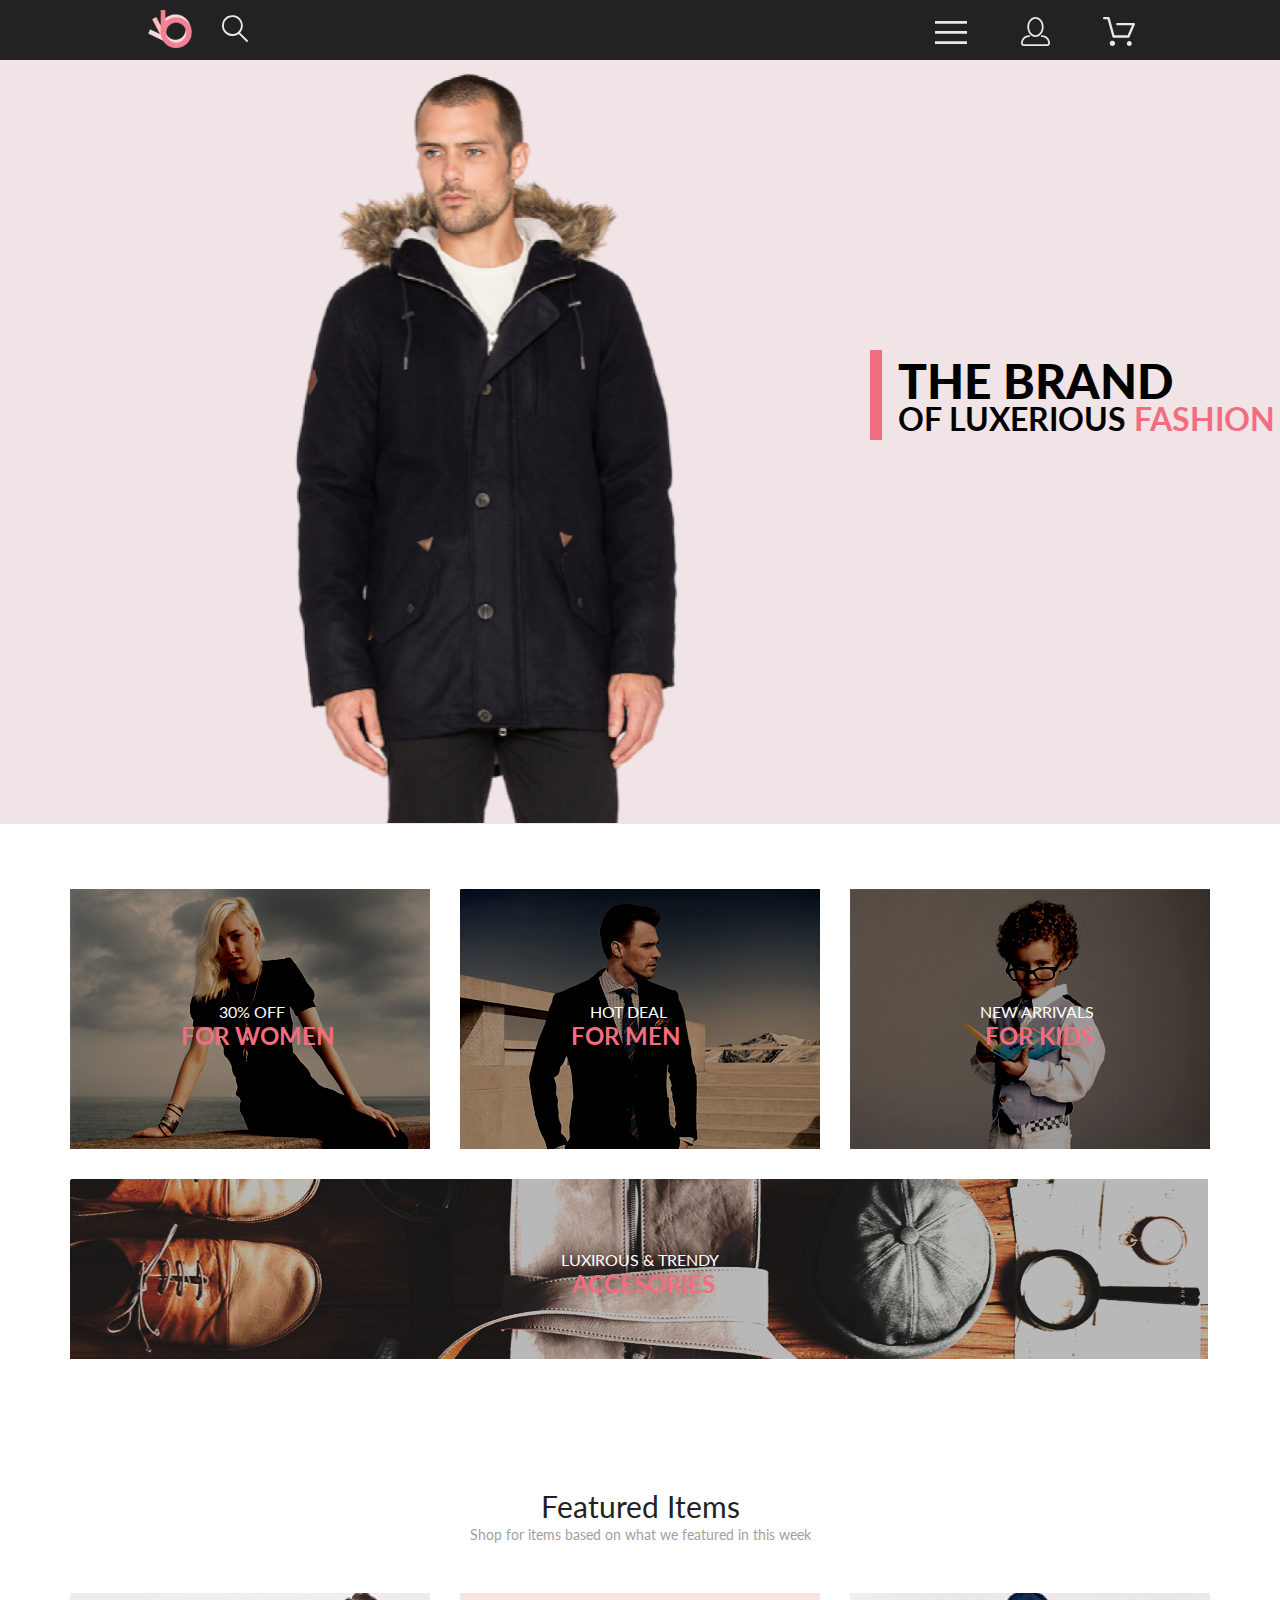
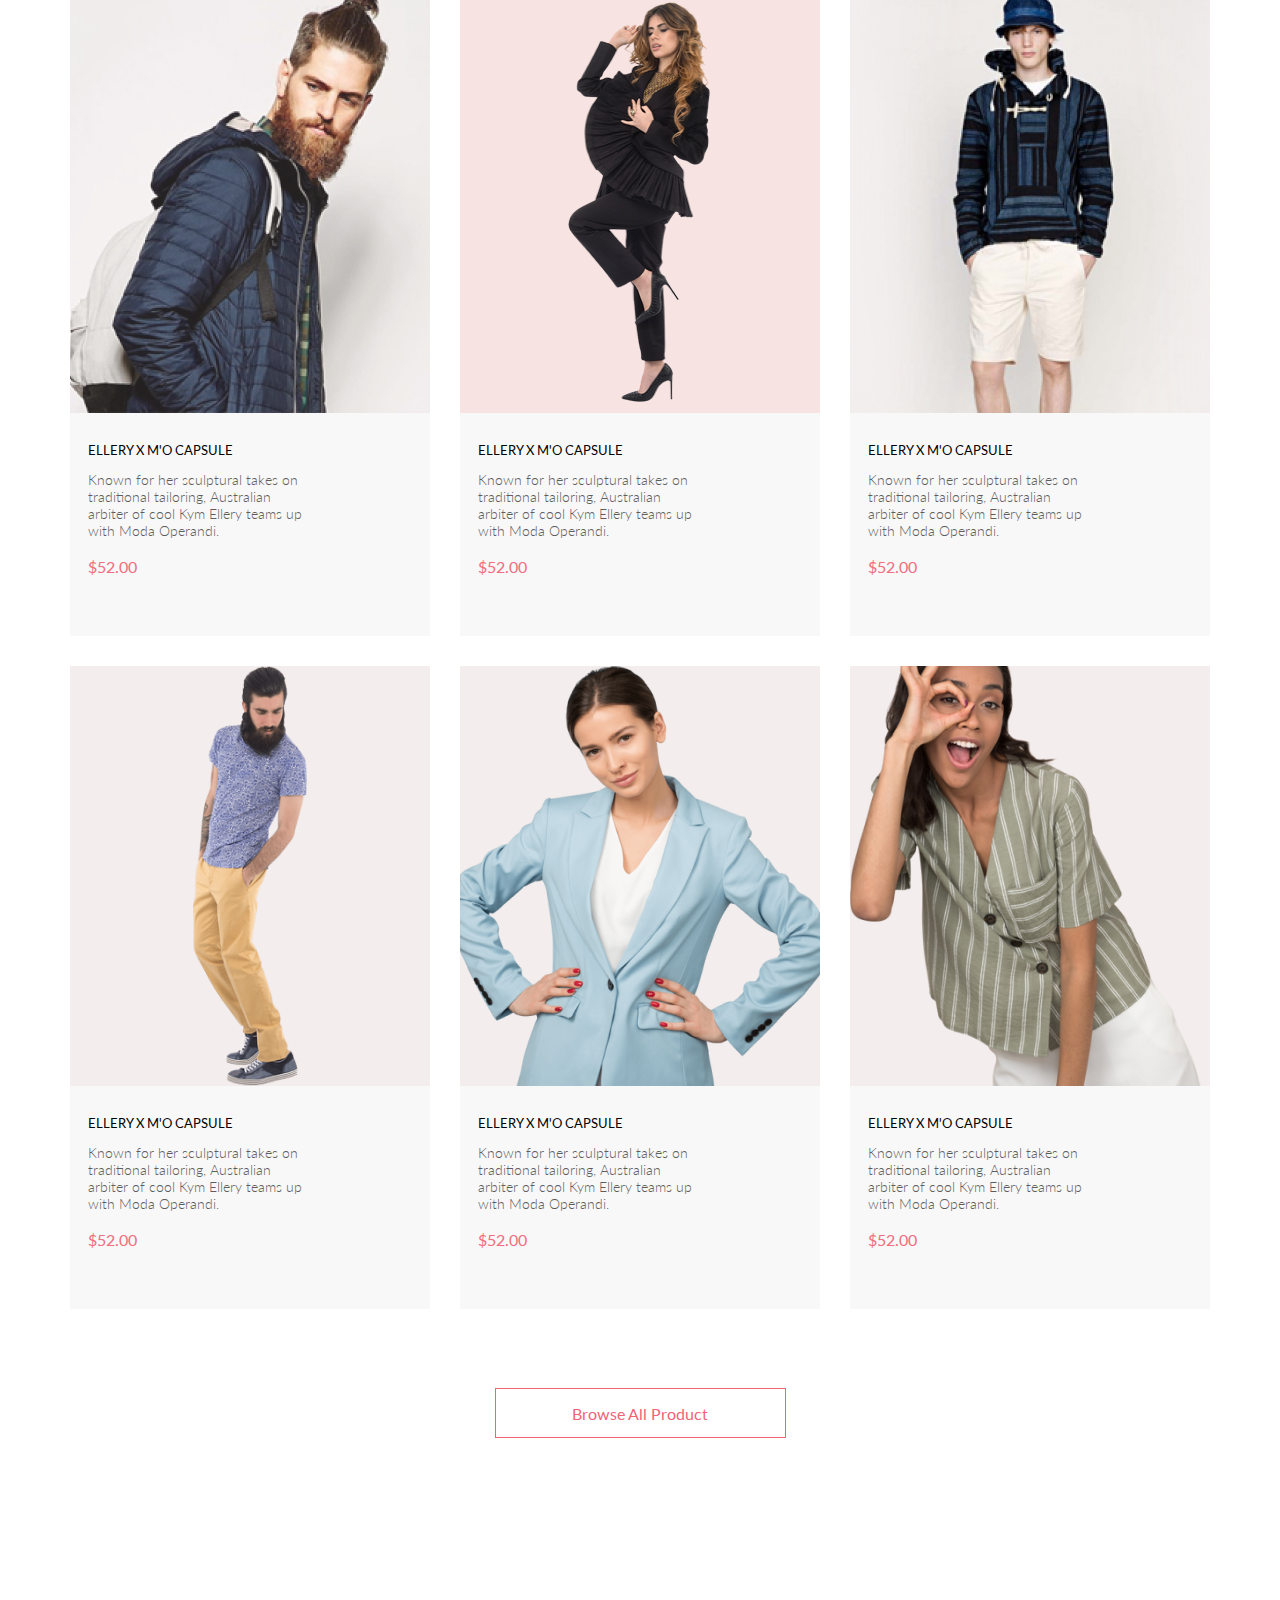
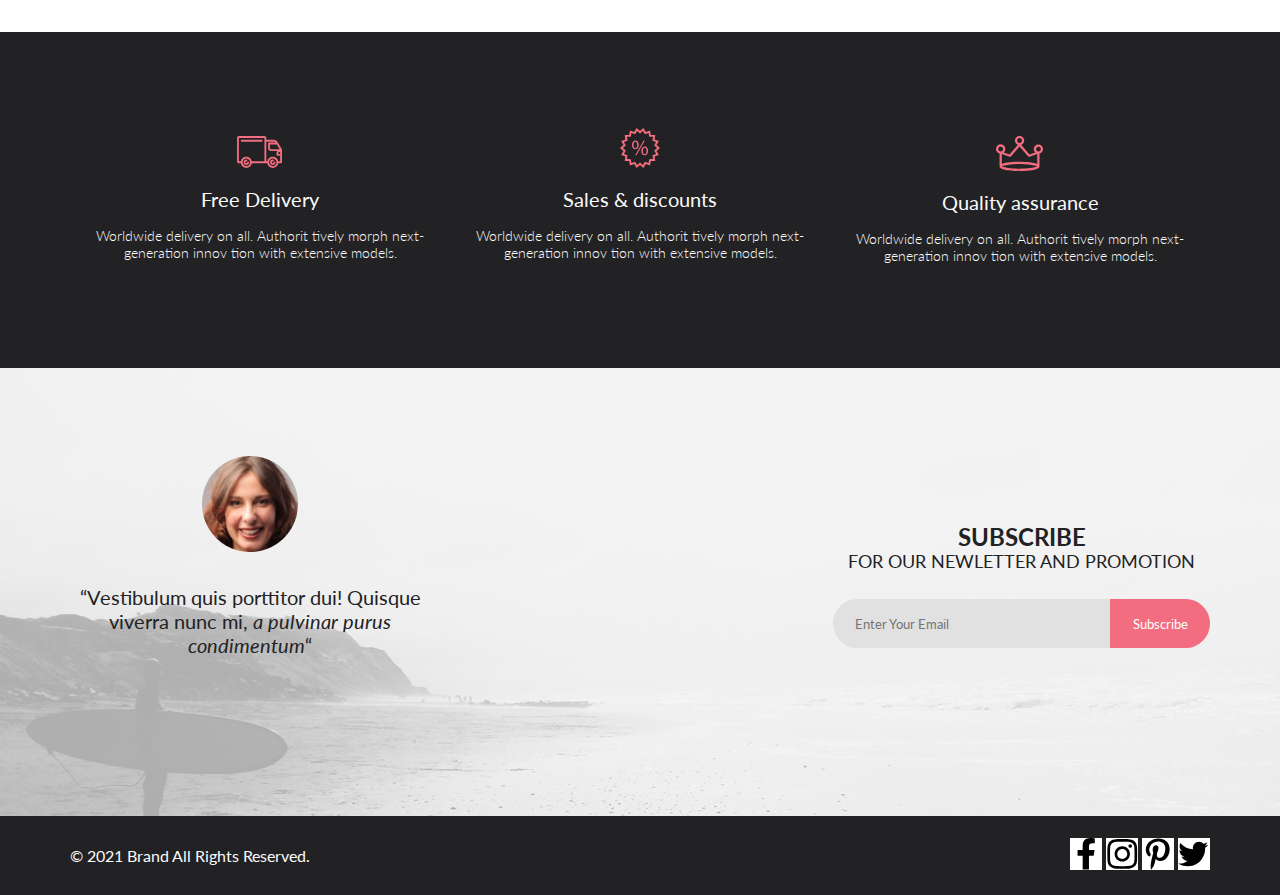
<file: Shop GB/index.html>
<!DOCTYPE html>
<html lang="en">

<head>
   <meta charset="UTF-8">
   <meta http-equiv="X-UA-Compatible" content="IE=edge">
   <meta name="viewport" content="width=device-width, initial-scale=1.0">
   <title>Document</title>
   <link rel="stylesheet" href="source/scss/style.css">
   <link rel="preconnect" href="https://fonts.googleapis.com">
   <link rel="preconnect" href="https://fonts.gstatic.com" crossorigin>
   <link href="https://fonts.googleapis.com/css2?family=Lato&display=swap" rel="stylesheet">
</head>

<body>
   <nav class="header">
      <div class="icons">
         <div class="logos container">
            <div class="leftHead">
               <a href="index.html"><img src="icons/miniLogo.svg" alt="miniLogo"></a>
               <a href="index.html"><img src="icons/searchLogo.svg" alt="searchLogo"></a>
            </div>
            <div class="rightHead">
               <details class="mainDetails">
                  <summary class="mainSummary"><img src="icons/catalogLogo.svg" alt="catalogLogo"></summary>
                  <div class="menu">
                     <h4 class="h4Menu">MENU</h4>
                     <h4 class="h4Man">MAN</h4>
                     <a class="minuMenu" href="#">Accessories</a><br>
                     <a class="minuMenu" href="#">Bags</a><br>
                     <a class="minuMenu" href="#">Denim</a><br>
                     <a class="minuMenu" href="#">T-Shirts</a><br>
                     <h4 class="h4Man">WOMAN</h4>
                     <a class="minuMenu" href="#">Accessories</a><br>
                     <a class="minuMenu" href="#">Jackets & Coats</a><br>
                     <a class="minuMenu" href="#">Polos</a><br>
                     <a class="minuMenu" href="#">T-Shirts</a><br>
                     <a class="minuMenu" href="#">Shirts</a><br>
                     <h4 class="h4Man">KIDS</h4>
                     <a class="minuMenu" href="#">Accessories</a><br>
                     <a class="minuMenu" href="#">Jackets & Coats</a><br>
                     <a class="minuMenu" href="#">Polos</a><br>
                     <a class="minuMenu" href="#">T-Shirts</a><br>
                     <a class="minuMenu" href="#">Shirts</a><br>
                     <a class="minuMenu" href="#">Bags</a><br>
                  </div>
               </details>
               <a href="registration.html"><img src="icons/profileLogo.svg" alt="profileLogo"></a>
               <a href="cart.html"><img src="icons/cartLogo.svg" alt="cartLogo"></a>
            </div>
         </div>
      </div>
   </nav>
   <div class="welcomePic">
      <div class="container">
         <div class="welcomeWrap">
            <div class="manPic">
               <img src="imgs/mainMuzhik.png" alt="mainMuzhik" class="indexMan">
            </div>
            <div class="mainText">
               <p class="brand">THE BRAND</p>
               <div class="lowerText">
                  <span>OF LUXERIOUS</span>&nbsp;<span class="fashion">FASHION</span>
               </div>
            </div>
         </div>
      </div>
   </div>
   <div class="threeHundredBucks container">
      <div class="women">
         <a href="product.html"><img src="imgs/women.png" alt="women"></a>
         <div class="picText">
            <a href="product.html" class="whiteWomen">30% OFF</a>
            <a href="product.html" class="forWomen">FOR WOMEN</a>
         </div>
      </div>
      <div class="women">
         <a href="product.html"><img src="imgs/man.png" alt="man"></a>
         <div class="picText">
            <a href="product.html" class="whiteMen">HOT DEAL</a>
            <a href="product.html" class="forWomen">FOR MEN</a>
         </div>
      </div>
      <div class="women">
         <a href="product.html"><img src="imgs/kids.png" alt="kids"></a>
         <div class="picText">
            <a href="product.html" class="whiteMen">NEW ARRIVALS</a>
            <a href="product.html" class="forKids">FOR KIDS</a>
         </div>
      </div>
   </div>
   <div class="accesories container">
      <a href="product.html"><img src="imgs/accesories.png" alt="accesoryPic" class="accesoryPic"></a>
      <div class="accText">
         <a href="product.html" class="trendy">LUXIROUS & TRENDY</a>
         <a href="product.html" class="pinkAcc">ACCESORIES</a>
      </div>
   </div>
   <div class="sixPicsHeader container">
      <span class="featured">Featured Items</span>
      <br>
      <span class="based">Shop for items based on what we featured in this week</span>
   </div>
   <section class="mainSection">
      <div class="sixPics container">
         <div class="oneOfPics">
            <div class="item">
               <div class="firstLink"><img src="imgs/firstPic.jpg" alt="firstPic" class="purchase">
                  <a href="catalog.html" class="txtBox">
                     <h3 class="picHeader">ELLERY X M'O CAPSULE</h3>
                     <p class="picContent">Known for her sculptural
                        takes on traditional tailoring, Australian arbiter of cool Kym Ellery teams up with Moda Operandi.
                     </p>
                     <p class="price">$52.00</p>
                  </a>
               </div>
               <div class="addHover">
                  <a class="decHoverHref" href="cart.html">
                     <img class="addCartHover"
                        src="icons/addIcon.svg" alt="addIcon">
                     <p class="toCartHover">Add to Cart</p>
                  </a>
               </div>
            </div>
         </div>
         <div class="oneOfPics">
            <div class="item">
               <div class="firstLink"><img src="imgs/secondPic.png" alt="firstPic" class="purchase">
                  <a href="catalog.html" class="txtBox">
                     <h3 class="picHeader">ELLERY X M'O CAPSULE</h3>
                     <p class="picContent">Known for her sculptural
                        takes on traditional tailoring, Australian arbiter of cool Kym Ellery teams up with Moda Operandi.
                     </p>
                     <p class="price">$52.00</p>
                  </a>
               </div>
               <div class="addHover">
                  <a class="decHoverHref" href="cart.html">
                     <img class="addCartHover"
                        src="icons/addIcon.svg" alt="addIcon">
                     <p class="toCartHover">Add to Cart</p>
                  </a>
               </div>
            </div>
         </div>
         <div class="oneOfPics">
            <div class="item">
               <div class="firstLink"><img src="imgs/thirdPic.png" alt="firstPic" class="purchase">
                  <a href="catalog.html" class="txtBox">
                     <h3 class="picHeader">ELLERY X M'O CAPSULE</h3>
                     <p class="picContent">Known for her sculptural
                        takes on traditional tailoring, Australian arbiter of cool Kym Ellery teams up with Moda Operandi.
                     </p>
                     <p class="price">$52.00</p>
                  </a>
               </div>
               <div class="addHover">
                  <a class="decHoverHref" href="cart.html">
                     <img class="addCartHover"
                        src="icons/addIcon.svg" alt="addIcon">
                     <p class="toCartHover">Add to Cart</p>
                  </a>
               </div>
            </div>
         </div>
         <div class="oneOfPics">
            <div class="item">
               <div class="firstLink"><img src="imgs/fourthPic.png" alt="firstPic" class="purchase">
                  <a href="catalog.html" class="txtBox">
                     <h3 class="picHeader">ELLERY X M'O CAPSULE</h3>
                     <p class="picContent">Known for her sculptural
                        takes on traditional tailoring, Australian arbiter of cool Kym Ellery teams up with Moda Operandi.
                     </p>
                     <p class="price">$52.00</p>
                  </a>
               </div>
               <div class="addHover">
                  <a class="decHoverHref" href="cart.html">
                     <img class="addCartHover"
                        src="icons/addIcon.svg" alt="addIcon">
                     <p class="toCartHover">Add to Cart</p>
                  </a>
               </div>
            </div>
         </div>
         <div class="oneOfPics">
            <div class="item">
               <div class="firstLink"><img src="imgs/fifthPic.png" alt="firstPic" class="purchase">
                  <a href="catalog.html" class="txtBox">
                     <h3 class="picHeader">ELLERY X M'O CAPSULE</h3>
                     <p class="picContent">Known for her sculptural
                        takes on traditional tailoring, Australian arbiter of cool Kym Ellery teams up with Moda Operandi.
                     </p>
                     <p class="price">$52.00</p>
                  </a>
               </div>
               <div class="addHover">
                  <a class="decHoverHref" href="cart.html">
                     <img class="addCartHover"
                        src="icons/addIcon.svg" alt="addIcon">
                     <p class="toCartHover">Add to Cart</p>
                  </a>
               </div>
            </div>
         </div>
         <div class="oneOfPics">
            <div class="item">
               <div class="firstLink"><img src="imgs/sixthPic.png" alt="firstPic" class="purchase">
                  <a href="catalog.html" class="txtBox">
                     <h3 class="picHeader">ELLERY X M'O CAPSULE</h3>
                     <p class="picContent">Known for her sculptural
                        takes on traditional tailoring, Australian arbiter of cool Kym Ellery teams up with Moda Operandi.
                     </p>
                     <p class="price">$52.00</p>
                  </a>
               </div>
               <div class="addHover">
                  <a class="decHoverHref" href="cart.html">
                     <img class="addCartHover"
                        src="icons/addIcon.svg" alt="addIcon">
                     <p class="toCartHover">Add to Cart</p>
                  </a>
               </div>
            </div>
         </div>
      </div>
   </section>
   <a href="product.html" class="buttonBottom container">Browse All Product</a>
   <div class="privileges">
      <div class="idk container">
         <div class="pros container">
            <div class="prosIcon">
               <img src="icons/truck.svg" alt="truck">
            </div>
            <div class="prosHead">Free Delivery</div>
            <div class="prosText">Worldwide delivery on all. Authorit tively morph next-generation innov tion with
               extensive models.</div>
         </div>
         <div class="pros container">
            <div class="prosIconBig">
               <img src="icons/discount.svg" alt="discount">
            </div>
            <div class="prosHead">Sales & discounts</div>
            <div class="prosText">Worldwide delivery on all. Authorit tively morph next-generation innov tion with
               extensive models.</div>
         </div>
         <div class="pros container">
            <div class="prosIcon">
               <img src="icons/crown.svg" alt="crown">
            </div>
            <div class="prosHead">Quality assurance</div>
            <div class="prosText">Worldwide delivery on all. Authorit tively morph next-generation innov tion with
               extensive models.</div>
         </div>
      </div>
      <div class="basement">
         <div class="container">  
            <div class="faceFooter">
               <figure class="facePic"><img src="imgs/facePic.png" alt="footerPic">
                  <p class="faceText"> “Vestibulum quis porttitor dui! Quisque viverra nunc mi,&nbsp;<span class="faceSpan">a pulvinar purus condimentum</span>“</p>
               </figure>
               <div class="subscribeGroup">
                  <div class="subText">
                     <h4 class="subHeader">subscribe</h4> 
                     <span class="subFooter">FOR OUR NEWLETTER AND PROMOTION</span>
                  </div>
                  <input type="email" class="enterMail" placeholder="Enter Your Email">
                  <button class="subButton">Subscribe</button>
               </div>
            </div>
         </div> 
      </div>
      <div class="lastFooter container">
         <p class="rights">© 2021 Brand All Rights Reserved.</p>
         <div class="mediaLinks">
            <a href="#"><img src="icons/facebookIcon.svg" alt="facebook" class="mediaWay"></a>
            <a href="#"><img src="icons/instaIcon.svg" alt="instaIcon" class="mediaWay"></a>
            <a href="#"><img src="icons/pinteIcon.svg" alt="pinteIcon" class="mediaWay"></a>
            <a href="#"><img src="icons/twitterIcon.svg" alt="twitterIcon" class="mediaWay"></a>
         </div>
      </div>
   </div>
</body>

</html>
</file>
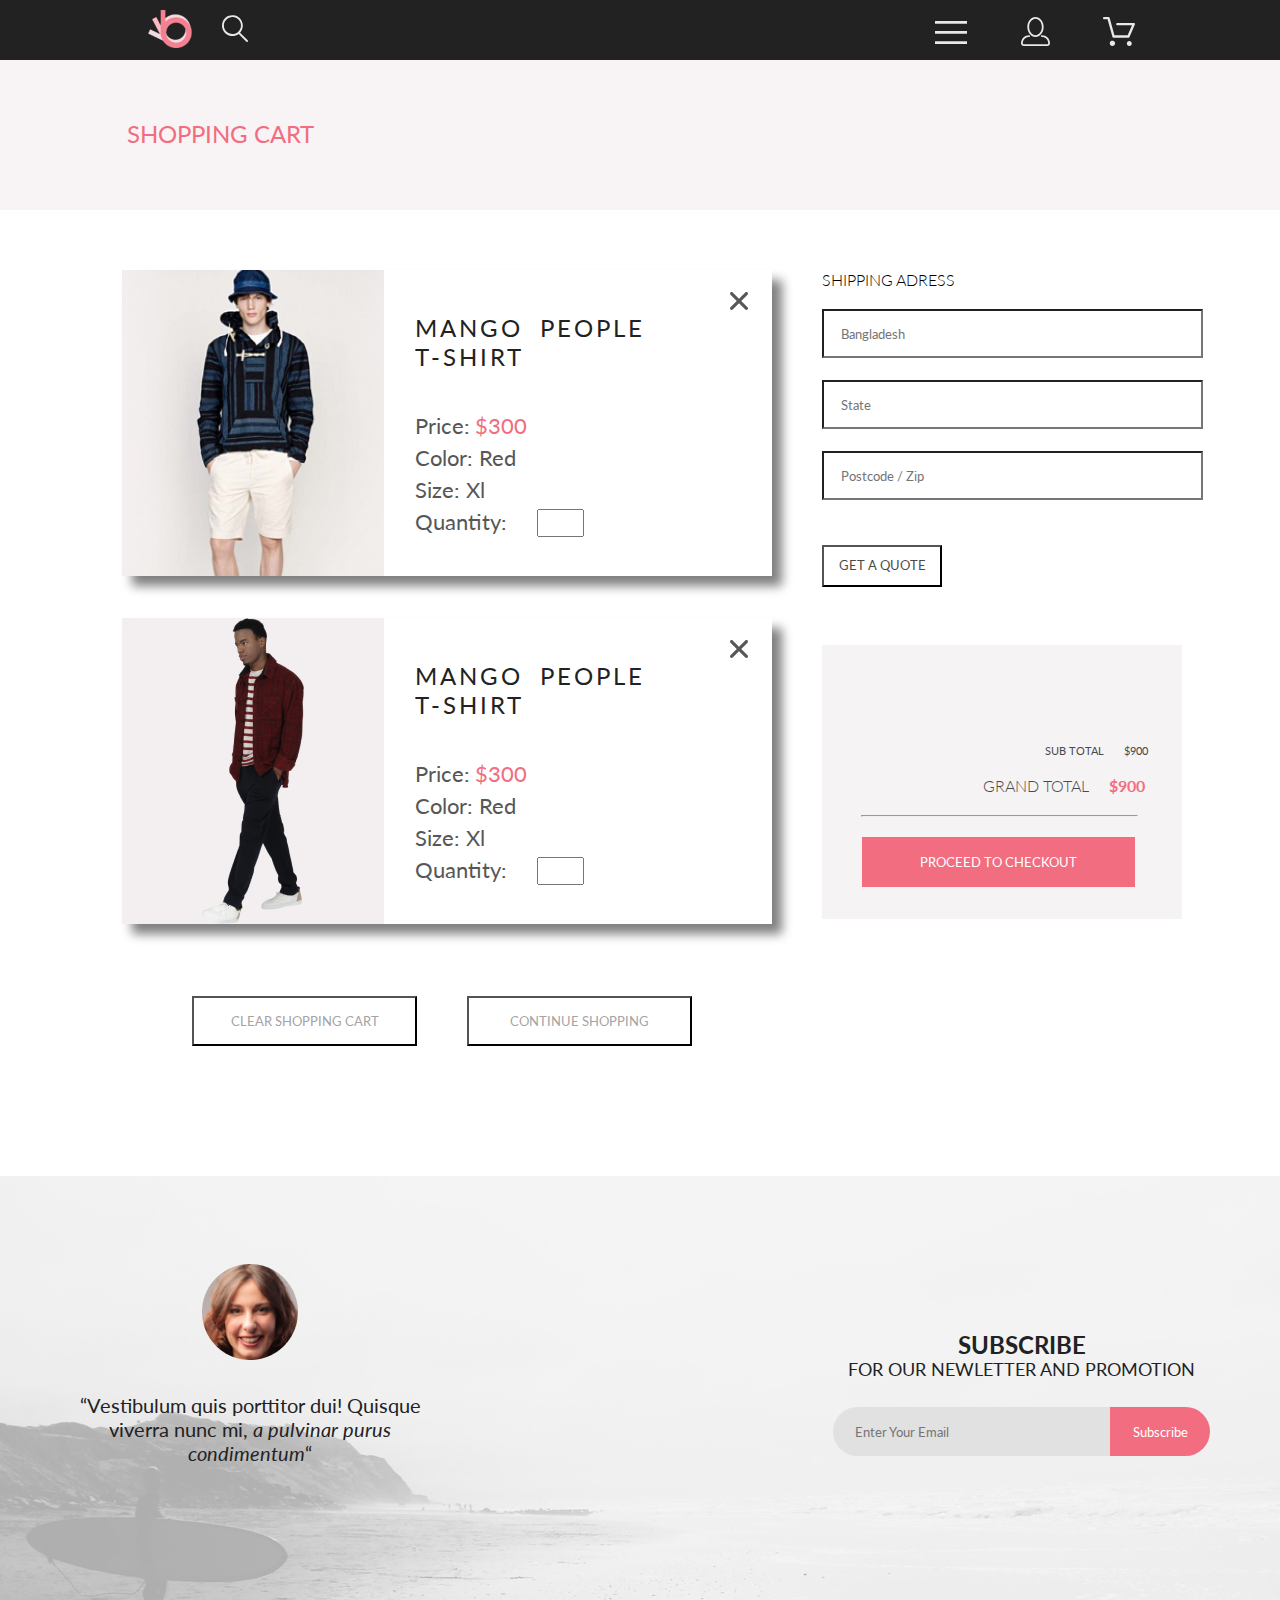
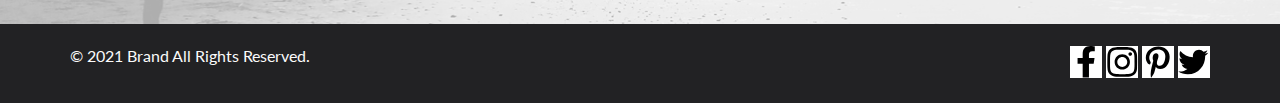
<file: Shop GB/cart.html>
<!DOCTYPE html>
<html lang="en">

<head>
   <meta charset="UTF-8">
   <meta http-equiv="X-UA-Compatible" content="IE=edge">
   <meta name="viewport" content="width=device-width, initial-scale=1.0">
   <title>Document</title>
   <link rel="stylesheet" href="source/scss/style.css">
   <link rel="preconnect" href="https://fonts.googleapis.com">
   <link rel="preconnect" href="https://fonts.gstatic.com" crossorigin>
   <link href="https://fonts.googleapis.com/css2?family=Lato&display=swap" rel="stylesheet">
</head>

<body>
   <nav class="header">
      <div class="icons">
         <div class="logos container">
            <div class="leftHead">
               <a href="index.html"><img src="icons/miniLogo.svg" alt="miniLogo"></a>
               <a href="index.html"><img src="icons/searchLogo.svg" alt="searchLogo"></a>
            </div>
            <div class="rightHead">
               <details>
                  <summary><img src="icons/catalogLogo.svg" alt="catalogLogo"></summary>
                  <div class="menu">
                     <h4 class="h4Menu">MENU</h4>
                     <h4 class="h4Man">MAN</h4>
                     <a class="minuMenu" href="#">Accessories</a><br>
                     <a class="minuMenu" href="#">Bags</a><br>
                     <a class="minuMenu" href="#">Denim</a><br>
                     <a class="minuMenu" href="#">T-Shirts</a><br>
                     <h4 class="h4Man">WOMAN</h4>
                     <a class="minuMenu" href="#">Accessories</a><br>
                     <a class="minuMenu" href="#">Jackets & Coats</a><br>
                     <a class="minuMenu" href="#">Polos</a><br>
                     <a class="minuMenu" href="#">T-Shirts</a><br>
                     <a class="minuMenu" href="#">Shirts</a><br>
                     <h4 class="h4Man">KIDS</h4>
                     <a class="minuMenu" href="#">Accessories</a><br>
                     <a class="minuMenu" href="#">Jackets & Coats</a><br>
                     <a class="minuMenu" href="#">Polos</a><br>
                     <a class="minuMenu" href="#">T-Shirts</a><br>
                     <a class="minuMenu" href="#">Shirts</a><br>
                     <a class="minuMenu" href="#">Bags</a><br>
                  </div>
               </details>
               <a href="registration.html"><img src="icons/profileLogo.svg" alt="profileLogo" class="profileLogo"></a>
               <a href="cart.html"><img src="icons/cartLogo.svg" alt="cartLogo" class="cartLogo"></a>
            </div>
         </div>
      </div>
   </nav>   
   <div class="secondHeader">
      <div class="container">
         <div class="secondHeader-wrap">
            <div class="secondHeader-wrap-newArrivals">
               <a href="#">SHOPPING CART</a>
            </div>
         </div>
      </div>
   </div>
   <section class="added">
      <div class="container">
         <div class="added-alignment">
            <div class="added-alignment-products">
               <div class="added-alignment-products-firstProd">
                  <div class="added-alignment-products-firstProd-pic">
                     <img src="imgs/firstCart.jpg" alt="thirdPic">
                  </div>
                  <div class="added-alignment-products-firstProd-addedText">
                     <button class="added-alignment-products-firstProd-addedText-removeProd"><img src="icons/remove.svg" alt="remove"></button>
                     <header class="added-alignment-products-firstProd-addedText-cartHead">MANGO &nbsp;PEOPLE T-SHIRT</header>
                     <p class="added-alignment-products-firstProd-addedText-cartPrice">Price:<span>$300</span></p>
                     <p class="added-alignment-products-firstProd-addedText-cartColor">Color: Red</p>
                     <p class="added-alignment-products-firstProd-addedText-cartSize">Size: Xl</p>
                     <p class="added-alignment-products-firstProd-addedText-quantity">Quantity:&nbsp;<input type="number" min="1" class="howMany"></p>
                  </div>
               </div>
               <div class="added-alignment-products-firstProd">
                  <div class="added-alignment-products-firstProd-pic">
                     <img src="imgs/secondMini.png" alt="thirdPic">
                  </div>
                  <div class="added-alignment-products-firstProd-addedText">
                     <button class="added-alignment-products-firstProd-addedText-removeProd"><img src="icons/remove.svg" alt="remove"></button>
                     <header class="added-alignment-products-firstProd-addedText-cartHead">MANGO &nbsp;PEOPLE T-SHIRT</header>
                     <p class="added-alignment-products-firstProd-addedText-cartPrice">Price:<span>$300</span></p>
                     <p class="added-alignment-products-firstProd-addedText-cartColor">Color: Red</p>
                     <p class="added-alignment-products-firstProd-addedText-cartSize">Size: Xl</p>
                     <p class="added-alignment-products-firstProd-addedText-quantity">Quantity:&nbsp;<input type="number" min="1" class="howMany"></p>
                  </div>
               </div>
               <div class="added-alignment-products-twoButtons">
                  <button class="added-alignment-products-twoButtons-cartButton">CLEAR SHOPPING CART</button>
                  <button class="added-alignment-products-twoButtons-cartButton">CONTINUE SHOPPING</button>
               </div>
            </div>
            <div class="added-alignment-purchasing">
               <div class="added-alignment-purchasing-purchaseForm">
                  <div class="added-alignment-purchasing-purchaseForm-shippingForm">
                     <p>SHIPPING ADRESS</p>
                  </div>
                  <input type="text" placeholder="Bangladesh" class="added-alignment-purchasing-purchaseForm-inputs">
                  <input type="text" placeholder="State" class="added-alignment-purchasing-purchaseForm-inputs">
                  <input type="text" placeholder="Postcode / Zip" class="added-alignment-purchasing-purchaseForm-inputs">
                  <div class="added-alignment-purchasing-purchaseForm-quoteButton">
                     <button class="added-alignment-purchasing-purchaseForm-quoteButton-little">GET A QUOTE</button>
                  </div>
               </div>
               <div class="added-alignment-purchasing-totalCost">
                  <div class="added-alignment-purchasing-totalCost">
                     <div class="added-alignment-purchasing-totalCost-miniHeader">SUB TOTAL<span>$900</span></div>
                     <br>
                     <div class="added-alignment-purchasing-totalCost-bigHeader">GRAND TOTAL<span class="added-alignment-purchasing-totalCost-bigHeader-grandSpan">$900</span></div>
                     <hr>
                     <button class="added-alignment-purchasing-totalCost-totalButton">PROCEED TO CHECKOUT</button>
                  </div>
               </div>
            </div>
         </div>
      </div>
   </section>
   <div class="basement">
      <div class="container">  
         <div class="faceFooter">
            <figure class="facePic"><img src="imgs/facePic.png" alt="footerPic">
               <p class="faceText"> “Vestibulum quis porttitor dui! Quisque viverra nunc mi,&nbsp;<span class="faceSpan">a pulvinar purus condimentum</span>“</p>
            </figure>
            <div class="subscribeGroup">
               <div class="subText">
                  <h4 class="subHeader">subscribe</h4> 
                  <span class="subFooter">FOR OUR NEWLETTER AND PROMOTION</span>
               </div>
               <input type="email" class="enterMail" placeholder="Enter Your Email">
               <button class="subButton">Subscribe</button>
            </div>
         </div>
      </div> 
   </div>
   <div class="lastFooter">
      <div class="container">
         <div class="lastFooter-end">
            <p class="rights">© 2021 Brand All Rights Reserved.</p>
            <div class="mediaLinks">
               <a href="#"><img src="icons/facebookIcon.svg" alt="facebook" class="mediaWay"></a>
               <a href="#"><img src="icons/instaIcon.svg" alt="instaIcon" class="mediaWay"></a>
               <a href="#"><img src="icons/pinteIcon.svg" alt="pinteIcon" class="mediaWay"></a>
               <a href="#"><img src="icons/twitterIcon.svg" alt="twitterIcon" class="mediaWay"></a>
            </div>
         </div>
      </div>
   </div>
</body>

</html>
</file>
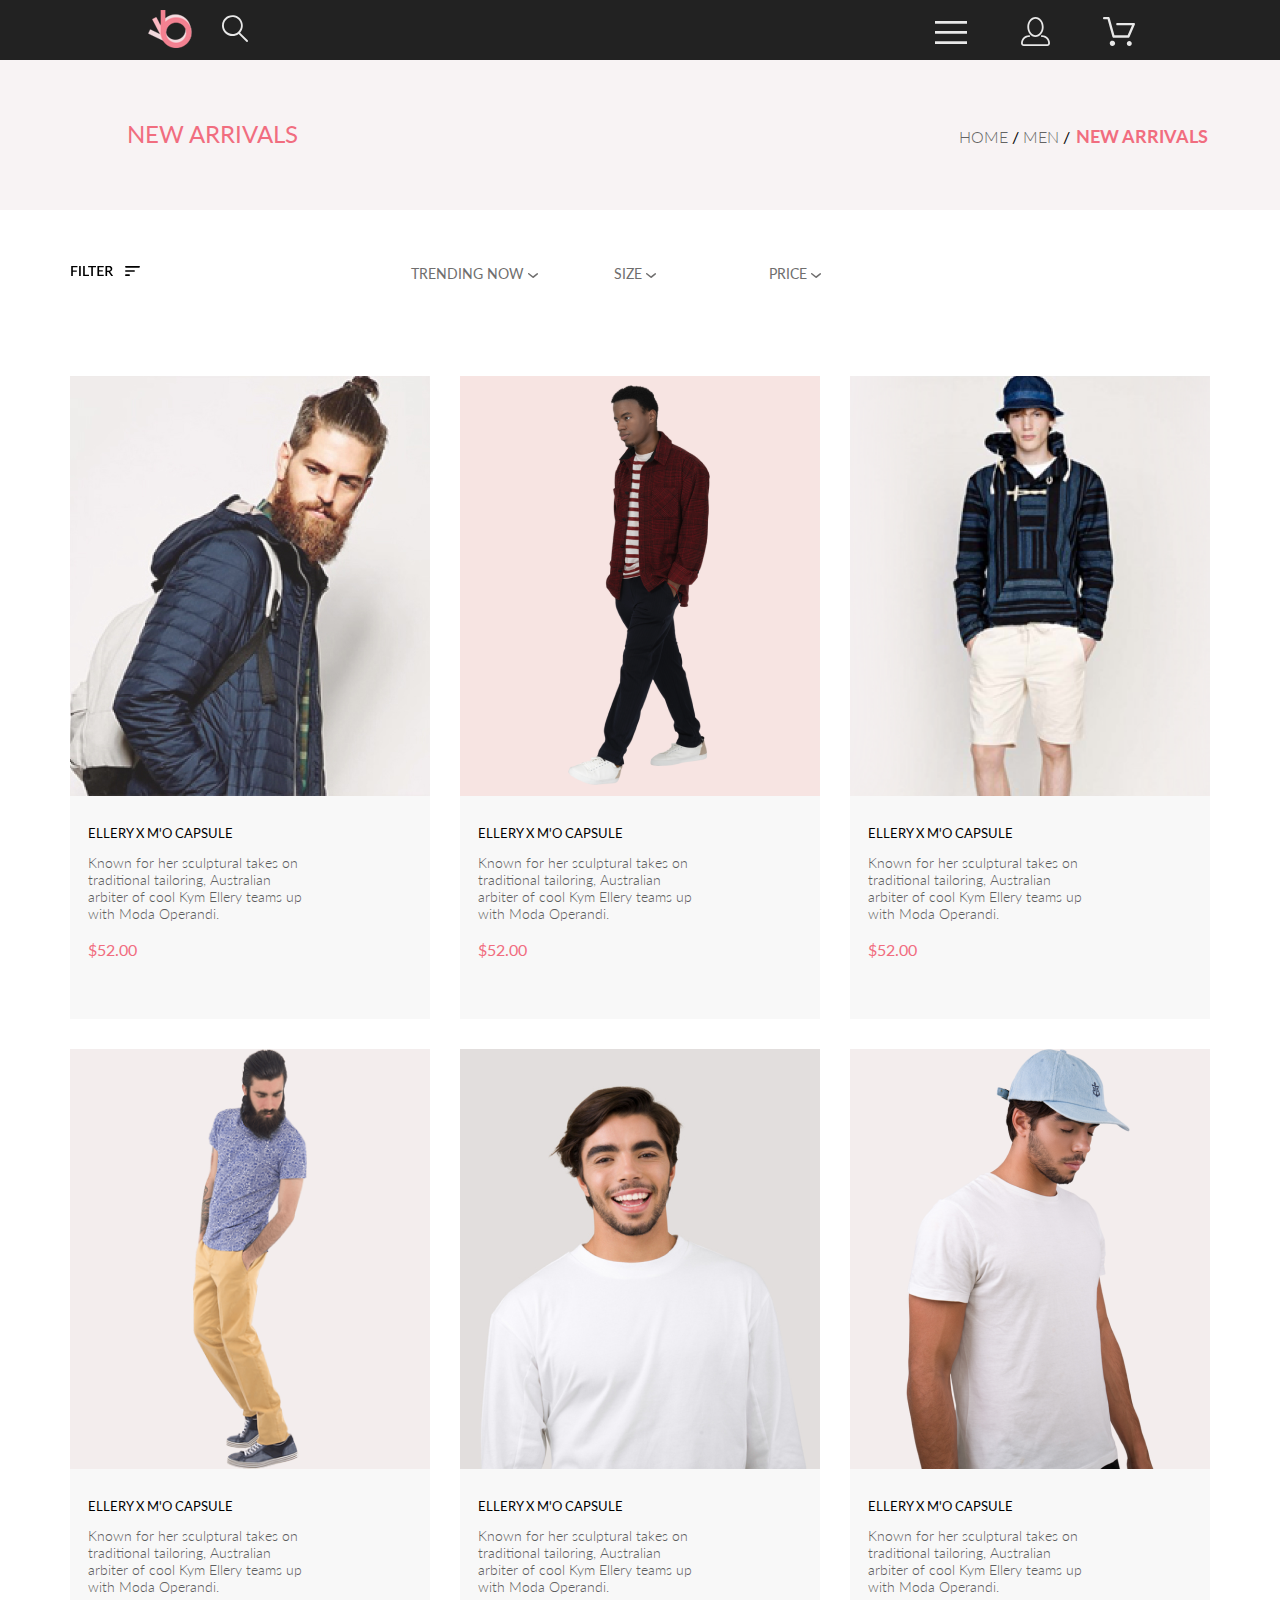
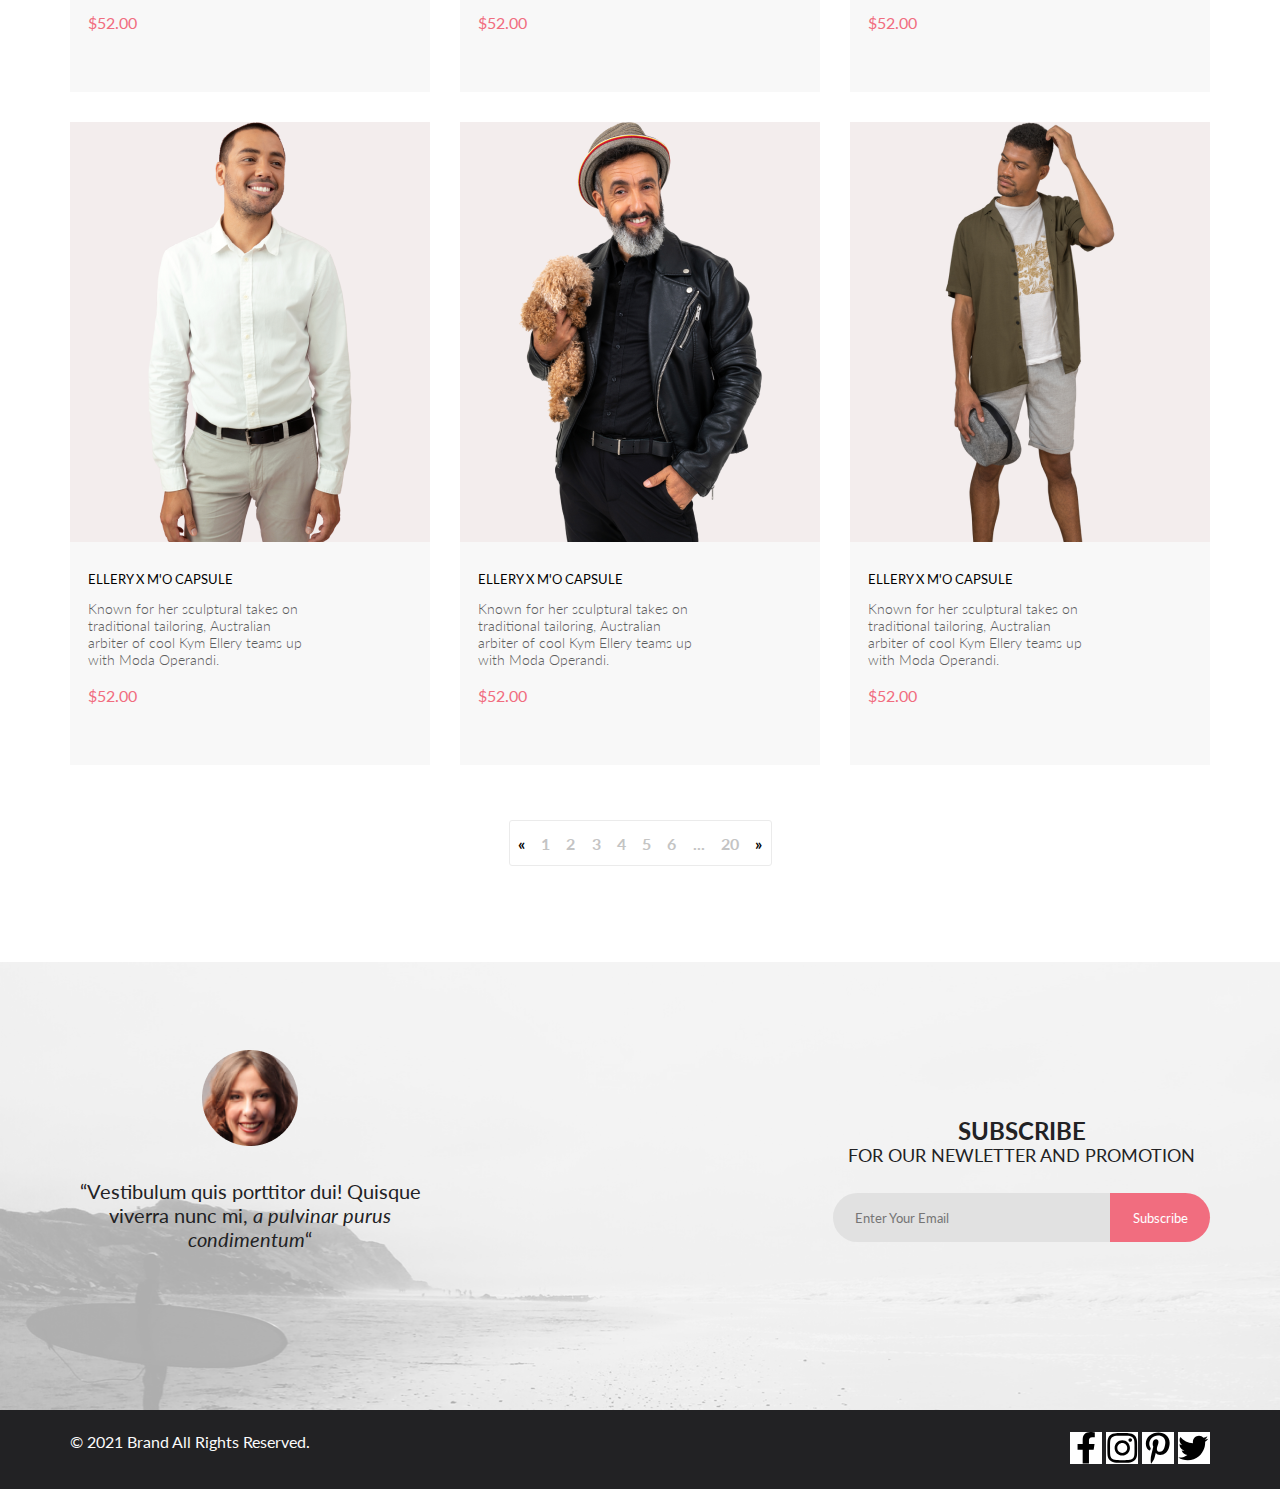
<file: Shop GB/catalog.html>
<!DOCTYPE html>
<html lang="en">

<head>
   <meta charset="UTF-8">
   <meta http-equiv="X-UA-Compatible" content="IE=edge">
   <meta name="viewport" content="width=device-width, initial-scale=1.0">
   <title>Document</title>
   <link rel="stylesheet" href="source/scss/style.css">
   <link rel="preconnect" href="https://fonts.googleapis.com">
   <link rel="preconnect" href="https://fonts.gstatic.com" crossorigin>
   <link href="https://fonts.googleapis.com/css2?family=Lato&display=swap" rel="stylesheet">
</head>

<body>
   <nav class="header">
      <div class="icons">
         <div class="logos container">
            <div class="leftHead">
               <a href="index.html"><img src="icons/miniLogo.svg" alt="miniLogo"></a>
               <a href="index.html"><img src="icons/searchLogo.svg" alt="searchLogo"></a>
            </div>
            <div class="rightHead">
               <details>
                  <summary><img src="icons/catalogLogo.svg" alt="catalogLogo"></summary>
                  <div class="menu">
                     <h4 class="h4Menu">MENU</h4>
                     <h4 class="h4Man">MAN</h4>
                     <a class="minuMenu" href="#">Accessories</a><br>
                     <a class="minuMenu" href="#">Bags</a><br>
                     <a class="minuMenu" href="#">Denim</a><br>
                     <a class="minuMenu" href="#">T-Shirts</a><br>
                     <h4 class="h4Man">WOMAN</h4>
                     <a class="minuMenu" href="#">Accessories</a><br>
                     <a class="minuMenu" href="#">Jackets & Coats</a><br>
                     <a class="minuMenu" href="#">Polos</a><br>
                     <a class="minuMenu" href="#">T-Shirts</a><br>
                     <a class="minuMenu" href="#">Shirts</a><br>
                     <h4 class="h4Man">KIDS</h4>
                     <a class="minuMenu" href="#">Accessories</a><br>
                     <a class="minuMenu" href="#">Jackets & Coats</a><br>
                     <a class="minuMenu" href="#">Polos</a><br>
                     <a class="minuMenu" href="#">T-Shirts</a><br>
                     <a class="minuMenu" href="#">Shirts</a><br>
                     <a class="minuMenu" href="#">Bags</a><br>
                  </div>
               </details>
               <a href="registration.html"><img src="icons/profileLogo.svg" alt="profileLogo"></a>
               <a href="cart.html"><img src="icons/cartLogo.svg" alt="cartLogo"></a>
            </div>
         </div>
      </div>
   </nav>
   <div class="secondHeader">
      <div class="container">
         <div class="secondHeader-wrap">
            <div class="secondHeader-wrap-newArrivals">
               <a href="#">NEW ARRIVALS</a>
            </div>
            <div class="secondHeader-wrap-headerNav">
               <a href="index.html" class="secondHeader-wrap-headerNav-aNav">HOME</a>
               <span>/</span>
               <a href="#" class="secondHeader-wrap-headerNav-aNav">MEN</a>
               <span>/</span>
               <a href="catalog.html" class="secondHeader-wrap-headerNav-navCatalog">NEW ARRIVALS</a>
            </div>
         </div>
      </div>
   </div>
   <div class="accordeon">
      <div class="container">
         <div class="accordeon-icon">
            <details>
               <summary>
                  <img src="icons/filterIcon.svg" alt="filterIcon" class="">
               </summary>
               <div class="accordeon-icon-item">
                  <input class="accordeon-icon-item-input" type="checkbox" id="accordeon_1">
                  <label class="accordeon-icon-item-title" for="accordeon_1">CATEGORY</label>
                  <div class="accordeon-icon-item-box">
                      <a class="accordeon-icon-item-box-link" href="#">Accessories</a>
                      <a class="accordeon-icon-item-box-link" href="#">Bags</a>
                      <a class="accordeon-icon-item-box-link" href="#">Denim</a>
                      <a class="accordeon-icon-item-box-link" href="#">Hoodies & Sweatshirts</a>
                      <a class="accordeon-icon-item-box-link" href="#">Jackets & Coats</a>
                      <a class="accordeon-icon-item-box-link" href="#">Pants</a>
                      <a class="accordeon-icon-item-box-link" href="#">Polos</a>
                      <a class="accordeon-icon-item-box-link" href="#">Shirts</a>
                      <a class="accordeon-icon-item-box-link" href="#">Shoes</a>
                      <a class="accordeon-icon-item-box-link" href="#">Shorts</a>
                      <a class="accordeon-icon-item-box-link" href="#">Sweaters & Knits</a>
                      <a class="accordeon-icon-item-box-link" href="#">T-Shirts</a>
                      <a class="accordeon-icon-item-box-link" href="#">Tanks</a>
                  </div>
               </div>
               <div class="accordeon-icon-item">
               <input class="accordeon-icon-item-input" type="checkbox" id="accordeon_2">
               <label class="accordeon-icon-item-title" for="accordeon_2">BRAND</label>
               <div class="accordeon-icon-item-box">
                   <a class="accordeon-icon-item-box-link" href="#">Accessories</a>
                   <a class="accordeon-icon-item-box-link" href="#">Bags</a>
                   <a class="accordeon-icon-item-box-link" href="#">Denim</a>
                   <a class="accordeon-icon-item-box-link" href="#">Hoodies & Sweatshirts</a>
                   <a class="accordeon-icon-item-box-link" href="#">Jackets & Coats</a>
                   <a class="accordeon-icon-item-box-link" href="#">Pants</a>
                   <a class="accordeon-icon-item-box-link" href="#">Polos</a>
                   <a class="accordeon-icon-item-box-link" href="#">Shirts</a>
                   <a class="accordeon-icon-item-box-link" href="#">Shoes</a>
                   <a class="accordeon-icon-item-box-link" href="#">Shorts</a>
                   <a class="accordeon-icon-item-box-link" href="#">Sweaters & Knits</a>
                   <a class="accordeon-icon-item-box-link" href="#">T-Shirts</a>
                   <a class="accordeon-icon-item-box-link" href="#">Tanks</a>
               </div>
               </div>
               <div class="accordeon-icon-item">
                  <input class="accordeon-icon-item-input" type="checkbox" id="accordeon_3">
                  <label class="accordeon-icon-item-title" for="accordeon_3">DESIGNER</label>
                  <div class="accordeon-icon-item-box">
                      <a class="accordeon-icon-item-box-link" href="#">Accessories</a>
                      <a class="accordeon-icon-item-box-link" href="#">Bags</a>
                      <a class="accordeon-icon-item-box-link" href="#">Denim</a>
                      <a class="accordeon-icon-item-box-link" href="#">Hoodies & Sweatshirts</a>
                      <a class="accordeon-icon-item-box-link" href="#">Jackets & Coats</a>
                      <a class="accordeon-icon-item-box-link" href="#">Pants</a>
                      <a class="accordeon-icon-item-box-link" href="#">Polos</a>
                      <a class="accordeon-icon-item-box-link" href="#">Shirts</a>
                      <a class="accordeon-icon-item-box-link" href="#">Shoes</a>
                      <a class="accordeon-icon-item-box-link" href="#">Shorts</a>
                      <a class="accordeon-icon-item-box-link" href="#">Sweaters & Knits</a>
                      <a class="accordeon-icon-item-box-link" href="#">T-Shirts</a>
                      <a class="accordeon-icon-item-box-link" href="#">Tanks</a>
                  </div>
               </div>
            </details>
         </div>
      </div>
   </div>
   <div class="filterHeader">
      <div class="container">
         <div class="filterHeader-filterLabel">
            <div class="filterHeader-filterLabel">
               <div class="filterHeader-filterLabel-filDet">
                  <details class="filterHeader-filterLabel-filDet-filterSort">
                  <summary class="filterHeader-filterLabel-filDet-filterSort-filterSum">TRENDING NOW&nbsp;<img src="icons/detailsIcon.svg" alt="details"></summary>
                  <label><input type="checkbox">Jackets</label>
                  <label><input type="checkbox">Not Jackets</label>
                  <label><input type="checkbox">Maybe Jackets</label>
               </details></div>
               <div class="filterHeader-filterLabel-filDet">
                  <details class="filterHeader-filterLabel-filDet-filterSort">
                  <summary class="filterHeader-filterLabel-filDet-filterSort-filterSum">SIZE&nbsp;<img src="icons/detailsIcon.svg" alt="details"></summary>
                  <label><input type="checkbox">L</label>
                  <label><input type="checkbox">S</label>
                  <label><input type="checkbox">M</label>
               </details></div>
               <div class="filterHeader-filterLabel-filDet">
                  <details class="filterHeader-filterLabel-filDet-filterSort">
                  <summary class="filterHeader-filterLabel-filDet-filterSort-filterSum">PRICE&nbsp;<img src="icons/detailsIcon.svg" alt="details"></summary>
                  <label><input type="checkbox">L</label>
                  <label><input type="checkbox">S</label>
                  <label><input type="checkbox">M</label>
               </details></div>
            </div>
         </div>
      </div>
   </div>
   <section class="mainSection">
      <div class="sixPics container">
         <div class="oneOfPics">
            <div class="item">
               <div class="firstLink"><img src="imgs/firstPic.jpg" alt="firstPic" class="purchase">
                  <a href="catalog.html" class="txtBox">
                     <h3 class="picHeader">ELLERY X M'O CAPSULE</h3>
                     <p class="picContent">Known for her sculptural
                        takes on traditional tailoring, Australian arbiter of cool Kym Ellery teams up with Moda Operandi.
                     </p>
                     <p class="price">$52.00</p>
                  </a>
               </div>
               <div class="addHover">
                  <a class="decHoverHref" href="cart.html">
                     <img class="addCartHover"
                        src="icons/addIcon.svg" alt="addIcon">
                     <p class="toCartHover">Add to Cart</p>
                  </a>
               </div>
            </div>
         </div>
         <div class="oneOfPics">
            <div class="item">
               <div class="firstLink"><img src="imgs/redShirt.png" alt="firstPic" class="purchase">
                  <a href="catalog.html" class="txtBox">
                     <h3 class="picHeader">ELLERY X M'O CAPSULE</h3>
                     <p class="picContent">Known for her sculptural
                        takes on traditional tailoring, Australian arbiter of cool Kym Ellery teams up with Moda Operandi.
                     </p>
                     <p class="price">$52.00</p>
                  </a>
               </div>
               <div class="addHover">
                  <a class="decHoverHref" href="cart.html">
                     <img class="addCartHover"
                        src="icons/addIcon.svg" alt="addIcon">
                     <p class="toCartHover">Add to Cart</p>
                  </a>
               </div>
            </div>
         </div>
         <div class="oneOfPics">
            <div class="item">
               <div class="firstLink"><img src="imgs/thirdPic.png" alt="firstPic" class="purchase">
                  <a href="catalog.html" class="txtBox">
                     <h3 class="picHeader">ELLERY X M'O CAPSULE</h3>
                     <p class="picContent">Known for her sculptural
                        takes on traditional tailoring, Australian arbiter of cool Kym Ellery teams up with Moda Operandi.
                     </p>
                     <p class="price">$52.00</p>
                  </a>
               </div>
               <div class="addHover">
                  <a class="decHoverHref" href="cart.html">
                     <img class="addCartHover"
                        src="icons/addIcon.svg" alt="addIcon">
                     <p class="toCartHover">Add to Cart</p>
                  </a>
               </div>
            </div>
         </div>
         <div class="oneOfPics">
            <div class="item">
               <div class="firstLink"><img src="imgs/fourthPic.png" alt="firstPic" class="purchase">
                  <a href="catalog.html" class="txtBox">
                     <h3 class="picHeader">ELLERY X M'O CAPSULE</h3>
                     <p class="picContent">Known for her sculptural
                        takes on traditional tailoring, Australian arbiter of cool Kym Ellery teams up with Moda Operandi.
                     </p>
                     <p class="price">$52.00</p>
                  </a>
               </div>
               <div class="addHover">
                  <a class="decHoverHref" href="cart.html">
                     <img class="addCartHover"
                        src="icons/addIcon.svg" alt="addIcon">
                     <p class="toCartHover">Add to Cart</p>
                  </a>
               </div>
            </div>
         </div>
         <div class="oneOfPics">
            <div class="item">
               <div class="firstLink"><img src="imgs/whiteTShirt.png" alt="firstPic" class="purchase">
                  <a href="catalog.html" class="txtBox">
                     <h3 class="picHeader">ELLERY X M'O CAPSULE</h3>
                     <p class="picContent">Known for her sculptural
                        takes on traditional tailoring, Australian arbiter of cool Kym Ellery teams up with Moda Operandi.
                     </p>
                     <p class="price">$52.00</p>
                  </a>
               </div>
               <div class="addHover">
                  <a class="decHoverHref" href="cart.html">
                     <img class="addCartHover"
                        src="icons/addIcon.svg" alt="addIcon">
                     <p class="toCartHover">Add to Cart</p>
                  </a>
               </div>
            </div>
         </div>
         <div class="oneOfPics">
            <div class="item">
               <div class="firstLink"><img src="imgs/blueHat.png" alt="firstPic" class="purchase">
                  <a href="catalog.html" class="txtBox">
                     <h3 class="picHeader">ELLERY X M'O CAPSULE</h3>
                     <p class="picContent">Known for her sculptural
                        takes on traditional tailoring, Australian arbiter of cool Kym Ellery teams up with Moda Operandi.
                     </p>
                     <p class="price">$52.00</p>
                  </a>
               </div>
               <div class="addHover">
                  <a class="decHoverHref" href="cart.html">
                     <img class="addCartHover"
                        src="icons/addIcon.svg" alt="addIcon">
                     <p class="toCartHover">Add to Cart</p>
                  </a>
               </div>
            </div>
         </div>
         <div class="oneOfPics">
            <div class="item">
               <div class="firstLink"><img src="imgs/whiteShirt.png" alt="firstPic" class="purchase">
                  <a href="catalog.html" class="txtBox">
                     <h3 class="picHeader">ELLERY X M'O CAPSULE</h3>
                     <p class="picContent">Known for her sculptural
                        takes on traditional tailoring, Australian arbiter of cool Kym Ellery teams up with Moda Operandi.
                     </p>
                     <p class="price">$52.00</p>
                  </a>
               </div>
               <div class="addHover">
                  <a class="decHoverHref" href="cart.html">
                     <img class="addCartHover"
                        src="icons/addIcon.svg" alt="addIcon">
                     <p class="toCartHover">Add to Cart</p>
                  </a>
               </div>
            </div>
         </div>
         <div class="oneOfPics">
            <div class="item">
               <div class="firstLink"><img src="imgs/blackJacket.png" alt="firstPic" class="purchase">
                  <a href="catalog.html" class="txtBox">
                     <h3 class="picHeader">ELLERY X M'O CAPSULE</h3>
                     <p class="picContent">Known for her sculptural
                        takes on traditional tailoring, Australian arbiter of cool Kym Ellery teams up with Moda Operandi.
                     </p>
                     <p class="price">$52.00</p>
                  </a>
               </div>
               <div class="addHover">
                  <a class="decHoverHref" href="cart.html">
                     <img class="addCartHover"
                        src="icons/addIcon.svg" alt="addIcon">
                     <p class="toCartHover">Add to Cart</p>
                  </a>
               </div>
            </div>
         </div>
         <div class="oneOfPics">
            <div class="item">
               <div class="firstLink"><img src="imgs/shorts.png" alt="firstPic" class="purchase">
                  <a href="catalog.html" class="txtBox">
                     <h3 class="picHeader">ELLERY X M'O CAPSULE</h3>
                     <p class="picContent">Known for her sculptural
                        takes on traditional tailoring, Australian arbiter of cool Kym Ellery teams up with Moda Operandi.
                     </p>
                     <p class="price">$52.00</p>
                  </a>
               </div>
               <div class="addHover">
                  <a class="decHoverHref" href="cart.html">
                     <img class="addCartHover"
                        src="icons/addIcon.svg" alt="addIcon">
                     <p class="toCartHover">Add to Cart</p>
                  </a>
               </div>
            </div>
         </div>
      </div>
   </section>
   <div class="pagination">
      <div class="container">
         <div class="pagination-wrapping">
            <div class="pagination-main">
               <a href="#" class="pagination-main-links"><span>«</span></a>
               <a href="#" class="pagination-main-links">1</a>
               <a href="#" class="pagination-main-links">2</a>
               <a href="#" class="pagination-main-links">3</a>
               <a href="#" class="pagination-main-links">4</a>
               <a href="#" class="pagination-main-links">5</a>
               <a href="#" class="pagination-main-links">6</a>
               <a href="#" class="pagination-main-links">...</a>
               <a href="#" class="pagination-main-links">20</a>
               <a href="#" class="pagination-main-links"><span>»</span></a>
            </div>
         </div>
      </div>
   </div>
   <div class="basement">
      <div class="container">  
         <div class="faceFooter">
            <figure class="facePic"><img src="imgs/facePic.png" alt="footerPic">
               <p class="faceText"> “Vestibulum quis porttitor dui! Quisque viverra nunc mi,&nbsp;<span class="faceSpan">a pulvinar purus condimentum</span>“</p>
            </figure>
            <div class="subscribeGroup">
               <div class="subText">
                  <h4 class="subHeader">subscribe</h4> 
                  <span class="subFooter">FOR OUR NEWLETTER AND PROMOTION</span>
               </div>
               <input type="email" class="enterMail" placeholder="Enter Your Email">
               <button class="subButton">Subscribe</button>
            </div>
         </div>
      </div> 
   </div>
   <div class="lastFooter">
      <div class="container">
         <div class="lastFooter-end">
            <p class="rights">© 2021 Brand All Rights Reserved.</p>
            <div class="mediaLinks">
               <a href="#"><img src="icons/facebookIcon.svg" alt="facebook" class="mediaWay"></a>
               <a href="#"><img src="icons/instaIcon.svg" alt="instaIcon" class="mediaWay"></a>
               <a href="#"><img src="icons/pinteIcon.svg" alt="pinteIcon" class="mediaWay"></a>
               <a href="#"><img src="icons/twitterIcon.svg" alt="twitterIcon" class="mediaWay"></a>
            </div>
         </div>
      </div>
   </div>
</body>

</html>
</file>
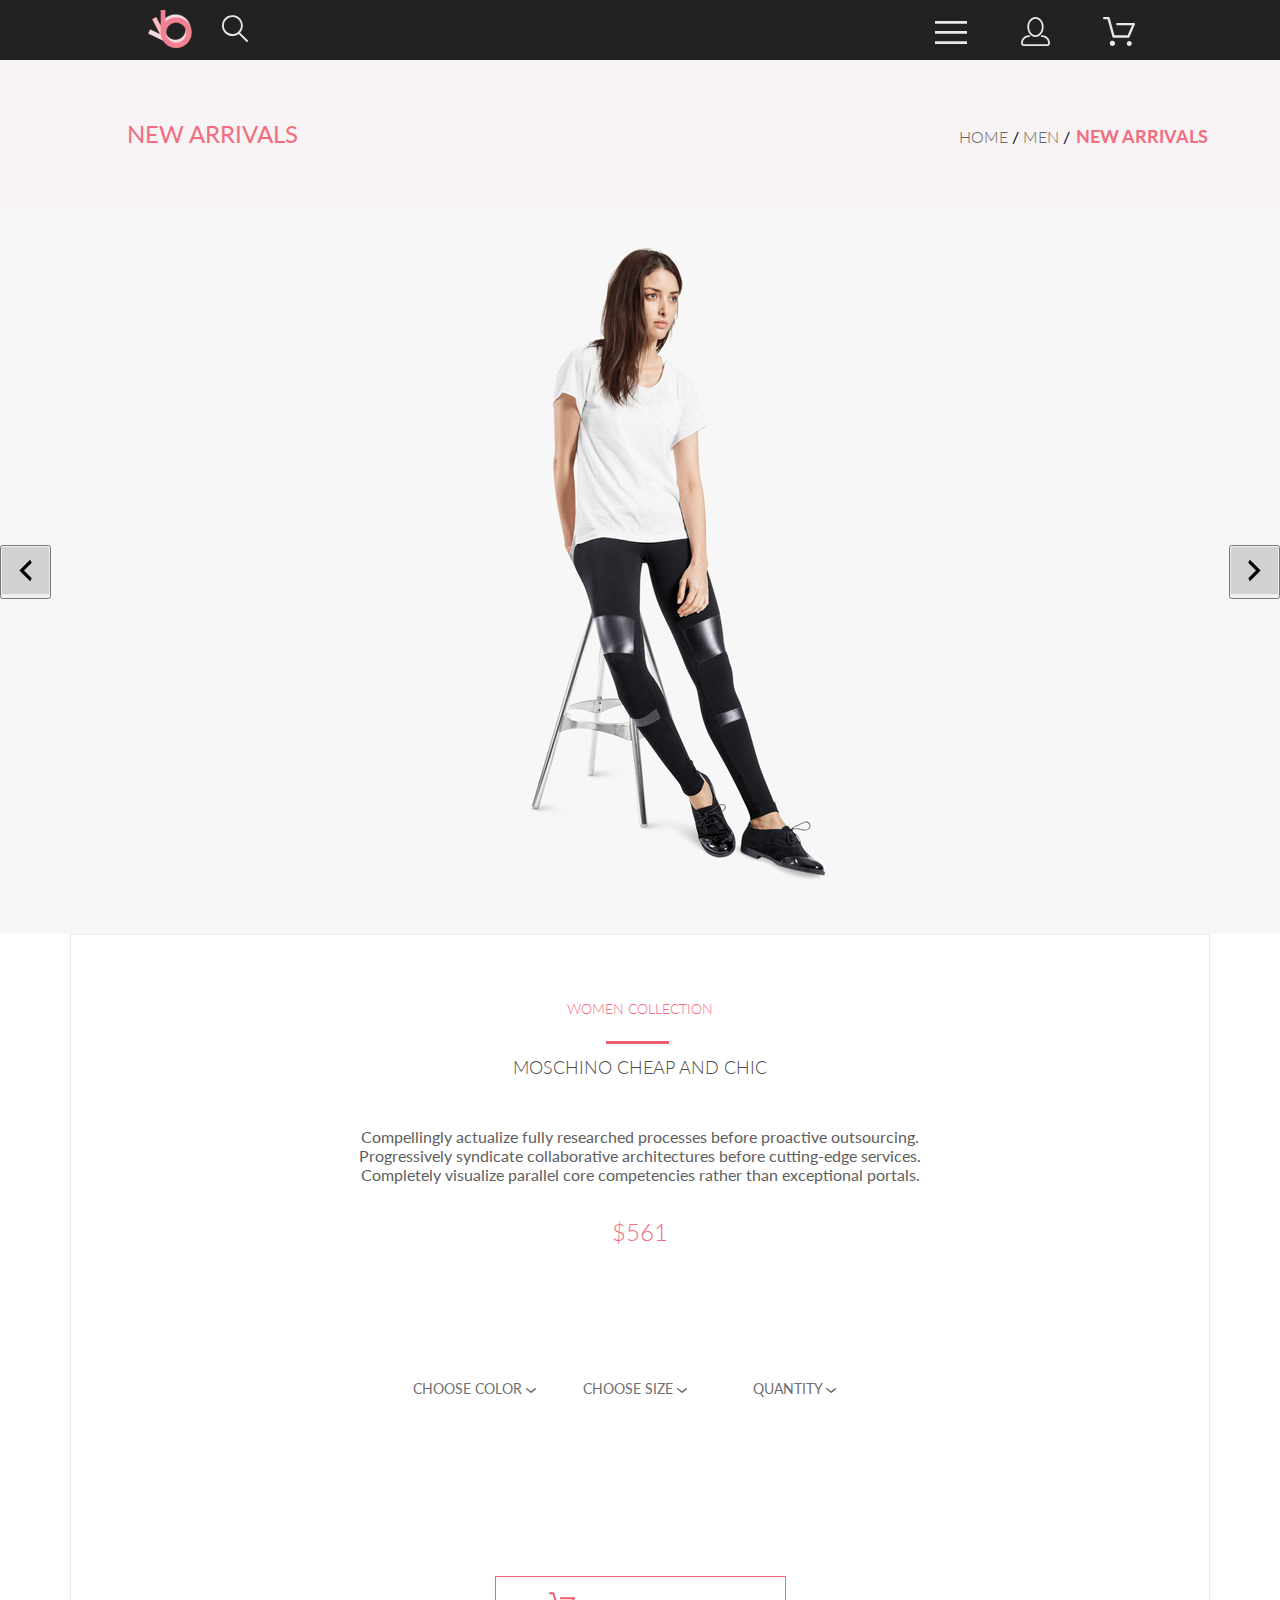
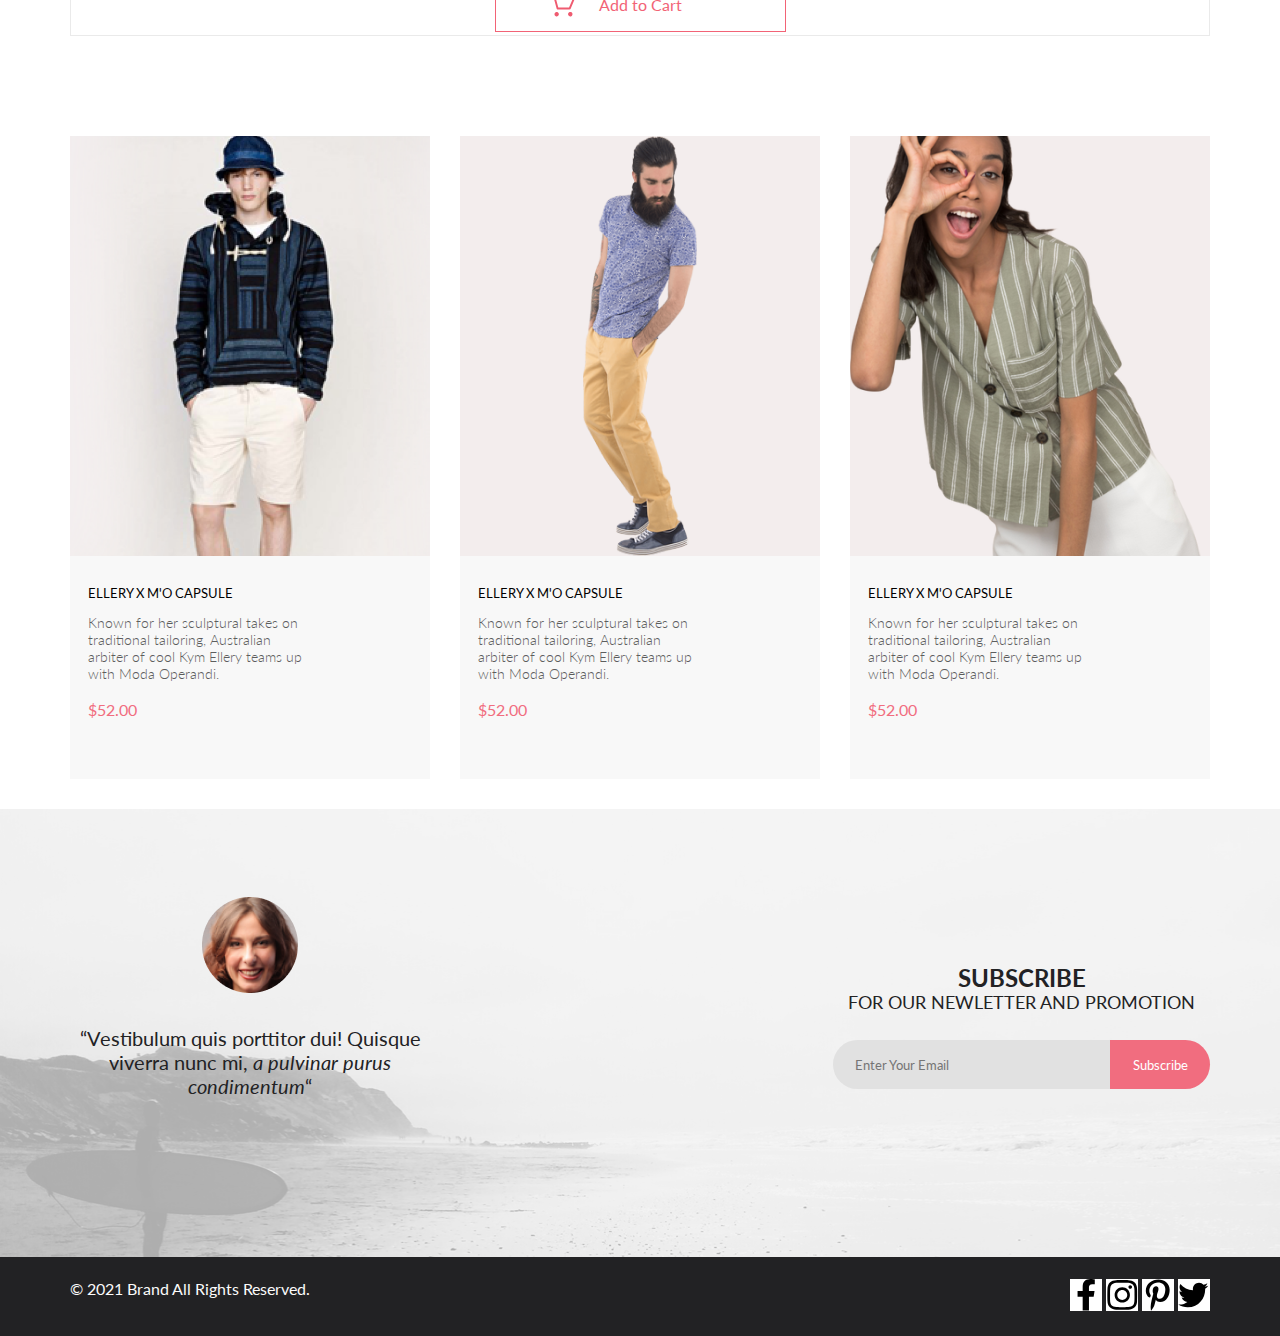
<file: Shop GB/product.html>
<!DOCTYPE html>
<html lang="en">

<head>
   <meta charset="UTF-8">
   <meta http-equiv="X-UA-Compatible" content="IE=edge">
   <meta name="viewport" content="width=device-width, initial-scale=1.0">
   <title>Document</title>
   <link rel="stylesheet" href="source/scss/style.css">
   <link rel="preconnect" href="https://fonts.googleapis.com">
   <link rel="preconnect" href="https://fonts.gstatic.com" crossorigin>
   <link href="https://fonts.googleapis.com/css2?family=Lato&display=swap" rel="stylesheet">
</head>

<body>
   <nav class="header">
      <div class="icons">
         <div class="logos container">
            <div class="leftHead">
               <a href="index.html"><img src="icons/miniLogo.svg" alt="miniLogo"></a>
               <a href="index.html"><img src="icons/searchLogo.svg" alt="searchLogo"></a>
            </div>
            <div class="rightHead">
               <details>
                  <summary><img src="icons/catalogLogo.svg" alt="catalogLogo"></summary>
                  <div class="menu">
                     <h4 class="h4Menu">MENU</h4>
                     <h4 class="h4Man">MAN</h4>
                     <a class="minuMenu" href="#">Accessories</a><br>
                     <a class="minuMenu" href="#">Bags</a><br>
                     <a class="minuMenu" href="#">Denim</a><br>
                     <a class="minuMenu" href="#">T-Shirts</a><br>
                     <h4 class="h4Man">WOMAN</h4>
                     <a class="minuMenu" href="#">Accessories</a><br>
                     <a class="minuMenu" href="#">Jackets & Coats</a><br>
                     <a class="minuMenu" href="#">Polos</a><br>
                     <a class="minuMenu" href="#">T-Shirts</a><br>
                     <a class="minuMenu" href="#">Shirts</a><br>
                     <h4 class="h4Man">KIDS</h4>
                     <a class="minuMenu" href="#">Accessories</a><br>
                     <a class="minuMenu" href="#">Jackets & Coats</a><br>
                     <a class="minuMenu" href="#">Polos</a><br>
                     <a class="minuMenu" href="#">T-Shirts</a><br>
                     <a class="minuMenu" href="#">Shirts</a><br>
                     <a class="minuMenu" href="#">Bags</a><br>
                  </div>
               </details>
               <a href="registration.html"><img src="icons/profileLogo.svg" alt="profileLogo"></a>
               <a href="cart.html"><img src="icons/cartLogo.svg" alt="cartLogo"></a>
            </div>
         </div>
      </div>
   </nav>
   <div class="secondHeader">
      <div class="container">
         <div class="secondHeader-wrap">
            <div class="secondHeader-wrap-newArrivals">
               <a href="#">NEW ARRIVALS</a>
            </div>
            <div class="secondHeader-wrap-headerNav">
               <a href="index.html" class="secondHeader-wrap-headerNav-aNav">HOME</a>
               <span>/</span>
               <a href="#" class="secondHeader-wrap-headerNav-aNav">MEN</a>
               <span>/</span>
               <a href="catalog.html" class="secondHeader-wrap-headerNav-navCatalog">NEW ARRIVALS</a>
            </div>
         </div>
      </div>
   </div>   
   <div class="productMain">
      <div class="slide">
         <button class="slideLeft"><img src="icons/slide.png" alt="slide"></button>
      </div>
      <div class="container">
         <div class="productMain-productGirl">
            <img src="imgs/productGirl.png" alt="productGirl">
         </div>
      </div>
      <button class="slideRight"><img src="icons/slideRight.png" alt="slide"></button>
   </div>
   <div class="productText">
      <div class="container">
         <div class="productText-aroundBorder">
            <div class="productText-aroundBorder-womenCollection">WOMEN COLLECTION</div>
            <div class="productText-aroundBorder-womenBorder"></div>
            <div class="productText-aroundBorder-mochino">MOSCHINO CHEAP AND CHIC
            </div> 
            <div class="productText-aroundBorder-productBig">
               <div class="productText-aroundBorder-productBig-veryBig">
                  Compellingly actualize fully researched processes before proactive outsourcing. Progressively syndicate collaborative architectures before cutting-edge services. Completely visualize parallel core competencies rather than exceptional portals. 
               </div>
            </div>
            <div class="productText-aroundBorder-productPrice">$561</div>
            <div class="filterHeader-filterLabel">
               <div class="filterHeader-filterLabel-filDet">
                  <details class="filterHeader-filterLabel-filDet-filterSort">
                  <summary class="filterHeader-filterLabel-filDet-filterSort-filterSum">CHOOSE COLOR&nbsp;<img src="icons/detailsIcon.svg" alt="details"></summary>
                  <label><input type="checkbox">Black</label>
                  <label><input type="checkbox">Blue</label>
                  <label><input type="checkbox">Grey</label>
               </details></div>
               <div class="filterHeader-filterLabel-filDet">
                  <details class="filterHeader-filterLabel-filDet-filterSort">
                  <summary class="filterHeader-filterLabel-filDet-filterSort-filterSum">CHOOSE SIZE&nbsp;<img src="icons/detailsIcon.svg" alt="details"></summary>
                  <label><input type="checkbox">L</label>
                  <label><input type="checkbox">S</label>
                  <label><input type="checkbox">M</label>
               </details></div>
               <div class="filterHeader-filterLabel-filDet">
                  <details class="filterHeader-filterLabel-filDet-filterSort">
                  <summary class="filterHeader-filterLabel-filDet-filterSort-filterSum">QUANTITY&nbsp;<img src="icons/detailsIcon.svg" alt="details"></summary>
                  <label><input type="checkbox">L</label>
                  <label><input type="checkbox">S</label>
                  <label><input type="checkbox">M</label>
               </details></div>
            </div>
            <div class="mainButton">
               <a href="cart.html" class="mainButton-browseCart container"><img src="icons/redCart.svg" alt="cartLogo" class="browseCart">Add to Cart</a>
            </div>
         </div>
      </div>
   </div>
   <div class="picsFromIndex">
      <div class="container">
         <div class="picsFromIndex-wrapper">
            <div class="picsFromIndex-wrapper-oneOfPics">
               <div class="item">
                  <div class="firstLink"><img src="imgs/thirdPic.png" alt="firstPic" class="purchase">
                     <a href="catalog.html" class="txtBox">
                        <h3 class="picHeader">ELLERY X M'O CAPSULE</h3>
                        <p class="picContent">Known for her sculptural
                           takes on traditional tailoring, Australian arbiter of cool Kym Ellery teams up with Moda Operandi.
                        </p>
                        <p class="price">$52.00</p>
                     </a>
                  </div>
                  <div class="addHover">
                     <a class="decHoverHref" href="cart.html">
                        <img class="addCartHover"
                           src="icons/addIcon.svg" alt="addIcon">
                        <p class="toCartHover">Add to Cart</p>
                     </a>
                  </div>
               </div>
            </div>
            <div class="picsFromIndex-wrapper-oneOfPics">
               <div class="item">
                  <div class="firstLink"><img src="imgs/fourthPic.png" alt="firstPic" class="purchase">
                     <a href="catalog.html" class="txtBox">
                        <h3 class="picHeader">ELLERY X M'O CAPSULE</h3>
                        <p class="picContent">Known for her sculptural
                           takes on traditional tailoring, Australian arbiter of cool Kym Ellery teams up with Moda Operandi.
                        </p>
                        <p class="price">$52.00</p>
                     </a>
                  </div>
                  <div class="addHover">
                     <a class="decHoverHref" href="cart.html">
                        <img class="addCartHover"
                           src="icons/addIcon.svg" alt="addIcon">
                        <p class="toCartHover">Add to Cart</p>
                     </a>
                  </div>
               </div>
            </div>
            <div class="picsFromIndex-wrapper-oneOfPics">
               <div class="item">
                  <div class="firstLink"><img src="imgs/sixthPic.png" alt="firstPic" class="purchase">
                     <a href="catalog.html" class="txtBox">
                        <h3 class="picHeader">ELLERY X M'O CAPSULE</h3>
                        <p class="picContent">Known for her sculptural
                           takes on traditional tailoring, Australian arbiter of cool Kym Ellery teams up with Moda Operandi.
                        </p>
                        <p class="price">$52.00</p>
                     </a>
                  </div>
                  <div class="addHover">
                     <a class="decHoverHref" href="cart.html">
                        <img class="addCartHover"
                           src="icons/addIcon.svg" alt="addIcon">
                        <p class="toCartHover">Add to Cart</p>
                     </a>
                  </div>
               </div>
            </div>
         </div>
      </div>
   </div>
   <div class="basement">
      <div class="container">  
         <div class="faceFooter">
            <figure class="facePic"><img src="imgs/facePic.png" alt="footerPic">
               <p class="faceText"> “Vestibulum quis porttitor dui! Quisque viverra nunc mi,&nbsp;<span class="faceSpan">a pulvinar purus condimentum</span>“</p>
            </figure>
            <div class="subscribeGroup">
               <div class="subText">
                  <h4 class="subHeader">subscribe</h4> 
                  <span class="subFooter">FOR OUR NEWLETTER AND PROMOTION</span>
               </div>
               <input type="email" class="enterMail" placeholder="Enter Your Email">
               <button class="subButton">Subscribe</button>
            </div>
         </div>
      </div> 
   </div>
   <div class="lastFooter">
      <div class="container">
         <div class="lastFooter-end">
            <p class="rights">© 2021 Brand All Rights Reserved.</p>
            <div class="mediaLinks">
               <a href="#"><img src="icons/facebookIcon.svg" alt="facebook" class="mediaWay"></a>
               <a href="#"><img src="icons/instaIcon.svg" alt="instaIcon" class="mediaWay"></a>
               <a href="#"><img src="icons/pinteIcon.svg" alt="pinteIcon" class="mediaWay"></a>
               <a href="#"><img src="icons/twitterIcon.svg" alt="twitterIcon" class="mediaWay"></a>
            </div>
         </div>
      </div>
   </div>
</body>

</html>
</file>
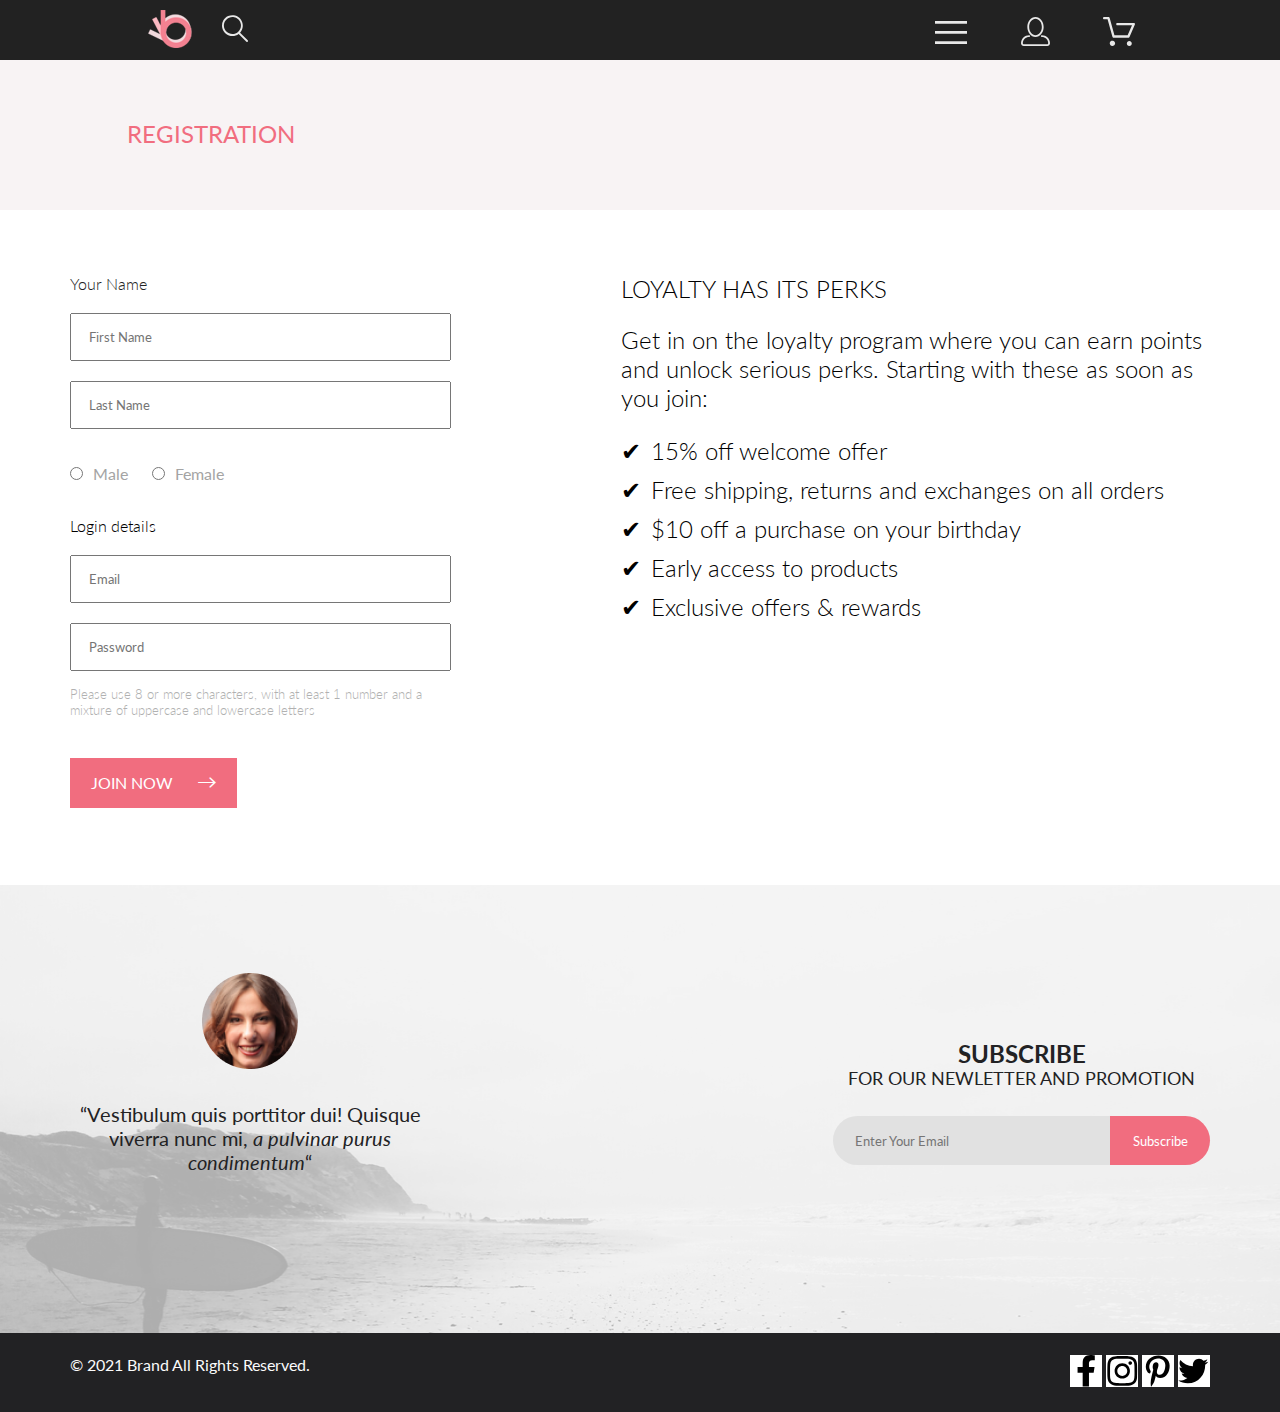
<file: Shop GB/registration.html>
<!DOCTYPE html>
<html lang="en">

<head>
   <meta charset="UTF-8">
   <meta http-equiv="X-UA-Compatible" content="IE=edge">
   <meta name="viewport" content="width=device-width, initial-scale=1.0">
   <title>Document</title>
   <link rel="stylesheet" href="source/scss/style.css">
   <link rel="preconnect" href="https://fonts.googleapis.com">
   <link rel="preconnect" href="https://fonts.gstatic.com" crossorigin>
   <link href="https://fonts.googleapis.com/css2?family=Lato&display=swap" rel="stylesheet">
</head>

<body>
   <nav class="header">
      <div class="icons">
         <div class="logos container">
            <div class="leftHead">
               <a href="index.html"><img src="icons/miniLogo.svg" alt="miniLogo"></a>
               <a href="index.html"><img src="icons/searchLogo.svg" alt="searchLogo"></a>
            </div>
            <div class="rightHead">
               <details>
                  <summary><img src="icons/catalogLogo.svg" alt="catalogLogo"></summary>
                  <div class="menu">
                     <h4 class="h4Menu">MENU</h4>
                     <h4 class="h4Man">MAN</h4>
                     <a class="minuMenu" href="#">Accessories</a><br>
                     <a class="minuMenu" href="#">Bags</a><br>
                     <a class="minuMenu" href="#">Denim</a><br>
                     <a class="minuMenu" href="#">T-Shirts</a><br>
                     <h4 class="h4Man">WOMAN</h4>
                     <a class="minuMenu" href="#">Accessories</a><br>
                     <a class="minuMenu" href="#">Jackets & Coats</a><br>
                     <a class="minuMenu" href="#">Polos</a><br>
                     <a class="minuMenu" href="#">T-Shirts</a><br>
                     <a class="minuMenu" href="#">Shirts</a><br>
                     <h4 class="h4Man">KIDS</h4>
                     <a class="minuMenu" href="#">Accessories</a><br>
                     <a class="minuMenu" href="#">Jackets & Coats</a><br>
                     <a class="minuMenu" href="#">Polos</a><br>
                     <a class="minuMenu" href="#">T-Shirts</a><br>
                     <a class="minuMenu" href="#">Shirts</a><br>
                     <a class="minuMenu" href="#">Bags</a><br>
                  </div>
               </details>
               <a href="registration.html"><img src="icons/profileLogo.svg" alt="profileLogo"></a>
               <a href="cart.html"><img src="icons/cartLogo.svg" alt="cartLogo"></a>
            </div>
         </div>
      </div>
   </nav>   
   <div class="secondHeader">
      <div class="container">
         <div class="secondHeader-wrap">
            <div class="secondHeader-wrap-newArrivals">
               <a href="#">REGISTRATION</a>
            </div>
         </div>
      </div>
   </div>
   <div class="regPage">
      <div class="container">
         <div class="wrap">
            <div class="regPage-regForm">
               <h4 class="regPage-regForm-yourName">Your Name</h4>
               <input type="text" class="regPage-regForm-firstName" placeholder="First Name">
               <input type="text" class ="regPage-regForm-firstName" placeholder="Last Name">
               <div class="regPage-regForm-radioButtons">
                  <label class="regPage-regForm-radioButtons-radioBut">
                     <input type="radio" name="gender" value="male" class="regPage-regForm-radioButtons-radioBut-radioText">Male
                  </label>
                  <label class="regPage-regForm-radioButtons-radioBut">
                     <input type="radio" name="gender" value="female" class="regPage-regForm-radioButtons-radioBut-radioText">Female
                  </label>
               </div>
               <span class="regPage-regForm-loginDetails">Login details</span>
               <input type="email" class="regPage-regForm-firstName" placeholder="Email">
               <input type="password" class ="regPage-regForm-firstName" placeholder="Password">
               <h4 class="regPage-regForm-regText">Please use 8 or more characters, with at least 1 number and a mixture of uppercase and lowercase letters</h4>
               <button class="regPage-regForm-joinNow">JOIN NOW <span class="regPage-regForm-joinNow-arrow">→</span></button>
            </div>
            <div class="regPage-regPros">
               <h3 class="regPage-regPros-prosHeader">LOYALTY HAS ITS PERKS</h3>
               <h4 class="regPage-regPros-prosText">Get in on the loyalty program where you can earn points and unlock serious perks. Starting with these as soon as you join:</h4>
               <ol class="regPage-regPros-prosList">
                  <li class="regPage-regPros-prosList-prosses">15% off welcome offer
                  </li>
                  <li class="regPage-regPros-prosList-prosses">Free shipping, returns and exchanges on all orders
                  </li>
                  <li class="regPage-regPros-prosList-prosses">$10 off a purchase on your birthday
                  </li>
                  <li class="regPage-regPros-prosList-prosses">Early access to products</li>
                  <li class="regPage-regPros-prosList-prosses">Exclusive offers & rewards</li>
               </ol>
            </div>
         </div>
      </div>
   </div>
   <div class="basement">
      <div class="container">  
         <div class="faceFooter">
            <figure class="facePic"><img src="imgs/facePic.png" alt="footerPic">
               <p class="faceText"> “Vestibulum quis porttitor dui! Quisque viverra nunc mi,&nbsp;<span class="faceSpan">a pulvinar purus condimentum</span>“</p>
            </figure>
            <div class="subscribeGroup">
               <div class="subText">
                  <h4 class="subHeader">subscribe</h4> 
                  <span class="subFooter">FOR OUR NEWLETTER AND PROMOTION</span>
               </div>
               <input type="email" class="enterMail" placeholder="Enter Your Email">
               <button class="subButton">Subscribe</button>
            </div>
         </div>
      </div> 
   </div>
   <div class="lastFooter">
      <div class="container">
         <div class="lastFooter-end">
            <p class="rights">© 2021 Brand All Rights Reserved.</p>
            <div class="mediaLinks">
               <a href="#"><img src="icons/facebookIcon.svg" alt="facebook" class="mediaWay"></a>
               <a href="#"><img src="icons/instaIcon.svg" alt="instaIcon" class="mediaWay"></a>
               <a href="#"><img src="icons/pinteIcon.svg" alt="pinteIcon" class="mediaWay"></a>
               <a href="#"><img src="icons/twitterIcon.svg" alt="twitterIcon" class="mediaWay"></a>
            </div>
         </div>
      </div>
   </div>
</body>

</html>
</file>
<file: Shop GB/source/scss/style.css>
@charset "UTF-8";
* {
  margin: 0;
  padding: 0;
  font-family: 'Lato', sans-serif;
}

@-webkit-keyframes vibrate-1 {
  0% {
    -webkit-transform: translate(0);
    transform: translate(0);
  }
  20% {
    -webkit-transform: translate(-2px, 2px);
    transform: translate(-2px, 2px);
  }
  40% {
    -webkit-transform: translate(-2px, -2px);
    transform: translate(-2px, -2px);
  }
  60% {
    -webkit-transform: translate(2px, 2px);
    transform: translate(2px, 2px);
  }
  80% {
    -webkit-transform: translate(2px, -2px);
    transform: translate(2px, -2px);
  }
  100% {
    -webkit-transform: translate(0);
    transform: translate(0);
  }
}

@keyframes vibrate-1 {
  0% {
    -webkit-transform: translate(0);
    transform: translate(0);
  }
  20% {
    -webkit-transform: translate(-2px, 2px);
    transform: translate(-2px, 2px);
  }
  40% {
    -webkit-transform: translate(-2px, -2px);
    transform: translate(-2px, -2px);
  }
  60% {
    -webkit-transform: translate(2px, 2px);
    transform: translate(2px, 2px);
  }
  80% {
    -webkit-transform: translate(2px, -2px);
    transform: translate(2px, -2px);
  }
  100% {
    -webkit-transform: translate(0);
    transform: translate(0);
  }
}

@-webkit-keyframes slide-top {
  0% {
    -webkit-transform: translateY(0);
    transform: translateY(0);
  }
  100% {
    -webkit-transform: translateY(-100px);
    transform: translateY(-100px);
  }
}

@keyframes slide-top {
  0% {
    -webkit-transform: translateY(0);
    transform: translateY(0);
  }
  100% {
    -webkit-transform: translateY(-100px);
    transform: translateY(-100px);
  }
}

@-webkit-keyframes heartbeat {
  from {
    -webkit-transform: scale(1);
    transform: scale(1);
    -webkit-transform-origin: center center;
    transform-origin: center center;
    -webkit-animation-timing-function: ease-out;
    animation-timing-function: ease-out;
  }
  10% {
    -webkit-transform: scale(0.91);
    transform: scale(0.91);
    -webkit-animation-timing-function: ease-in;
    animation-timing-function: ease-in;
  }
  17% {
    -webkit-transform: scale(0.98);
    transform: scale(0.98);
    -webkit-animation-timing-function: ease-out;
    animation-timing-function: ease-out;
  }
  33% {
    -webkit-transform: scale(0.87);
    transform: scale(0.87);
    -webkit-animation-timing-function: ease-in;
    animation-timing-function: ease-in;
  }
  45% {
    -webkit-transform: scale(1);
    transform: scale(1);
    -webkit-animation-timing-function: ease-out;
    animation-timing-function: ease-out;
  }
}

@keyframes heartbeat {
  from {
    -webkit-transform: scale(1);
    transform: scale(1);
    -webkit-transform-origin: center center;
    transform-origin: center center;
    -webkit-animation-timing-function: ease-out;
    animation-timing-function: ease-out;
  }
  10% {
    -webkit-transform: scale(0.91);
    transform: scale(0.91);
    -webkit-animation-timing-function: ease-in;
    animation-timing-function: ease-in;
  }
  17% {
    -webkit-transform: scale(0.98);
    transform: scale(0.98);
    -webkit-animation-timing-function: ease-out;
    animation-timing-function: ease-out;
  }
  33% {
    -webkit-transform: scale(0.87);
    transform: scale(0.87);
    -webkit-animation-timing-function: ease-in;
    animation-timing-function: ease-in;
  }
  45% {
    -webkit-transform: scale(1);
    transform: scale(1);
    -webkit-animation-timing-function: ease-out;
    animation-timing-function: ease-out;
  }
}

.icons {
  background: #222222;
}

.container {
  max-width: 1140px;
  width: 100%;
  margin: 0 auto;
}

.logos {
  display: -webkit-box;
  display: -ms-flexbox;
  display: flex;
  -webkit-box-pack: justify;
  -ms-flex-pack: justify;
  justify-content: space-between;
  width: 1024px;
}

.leftHead {
  padding: 20px;
  width: 100px;
  height: 20px;
  display: -webkit-box;
  display: -ms-flexbox;
  display: flex;
  -webkit-box-pack: justify;
  -ms-flex-pack: justify;
  justify-content: space-between;
  position: relative;
  -webkit-box-align: center;
  -ms-flex-align: center;
  align-items: center;
}

.rightHead {
  padding: 17px;
  width: 200px;
  display: -webkit-box;
  display: -ms-flexbox;
  display: flex;
  -webkit-box-pack: justify;
  -ms-flex-pack: justify;
  justify-content: space-between;
  -ms-flex-line-pack: center;
  align-content: center;
  height: 20px;
  z-index: 99999;
}

.welcomePic {
  background: #F1E4E6;
  display: -webkit-box;
  display: -ms-flexbox;
  display: flex;
  -webkit-box-pack: space-between;
  -ms-flex-pack: space-between;
  justify-content: space-between;
  height: 764px;
  margin: 0 auto;
}

.lowerText {
  width: 400px;
}

.welcomeWrap {
  display: -webkit-box;
  display: -ms-flexbox;
  display: flex;
  -webkit-box-pack: justify;
      -ms-flex-pack: justify;
          justify-content: space-between;
}

.mainText {
  background-color: #F1E4E6;
  font-weight: 700;
  font-size: 32px;
  line-height: 38px;
  text-align: start;
  margin-top: 290px;
  -ms-flex-line-pack: center;
  align-content: center;
  height: 80px;
  border-left: 12px solid #F16D7F;
  padding-left: 16px;
  padding-top: 10px;
  max-width: 400px;
}

.indexMan {
  width: 800px;
}

.manPic {
  -webkit-box-pack: center;
  -ms-flex-pack: center;
  justify-content: center;
  margin-left: auto;
}

.brand {
  font-weight: 900;
  font-size: 48px;
}

.fashion {
  color: #F16D7F;
}

.threeHundredBucks {
  display: -webkit-box;
  display: -ms-flexbox;
  display: flex;
  -webkit-box-pack: center;
  -ms-flex-pack: center;
  justify-content: center;
  margin-top: 65px;
}

.women {
  width: 360px;
  height: 260px;
  margin-left: 15px;
  margin-right: 15px;
  background: #211616B2;
  -webkit-transition: 0.5s;
  transition: 0.5s;
}

.accesories {
  margin-top: 30px;
  width: 1140px;
  -webkit-transition: 0.5s;
  transition: 0.5s;
}

.picText {
  position: relative;
  margin-top: -150px;
  margin-left: 130px;
  color: white;
  -ms-flex-line-pack: center;
  align-content: center;
  font-size: 400;
  display: -webkit-box;
  display: -ms-flexbox;
  display: flex;
  -webkit-box-orient: vertical;
  -webkit-box-direction: normal;
      -ms-flex-direction: column;
          flex-direction: column;
}

.women:hover {
  opacity: 0.8;
  -webkit-transform: scale(1.1);
  transform: scale(1.1);
}

.whiteWomen {
  padding-left: 19px;
  text-decoration: none;
  color: #ffffff;
}

.forWomen {
  font-weight: 700;
  color: #F16D7F;
  font-size: 24px;
  margin-left: -19px;
  text-decoration: none;
}

.whiteMen {
  text-decoration: none;
  color: #ffffff;
}

.forKids {
  margin-left: 5px;
  font-weight: 700;
  color: #F16D7F;
  font-size: 24px;
  text-decoration: none;
}

.accText {
  position: relative;
  margin-top: -112px;
  color: white;
  -ms-flex-line-pack: center;
  align-content: center;
  font-size: 400;
  text-align: center;
  display: -webkit-box;
  display: -ms-flexbox;
  display: flex;
  -webkit-box-orient: vertical;
  -webkit-box-direction: normal;
      -ms-flex-direction: column;
          flex-direction: column;
}

.trendy {
  text-decoration: none;
  color: #ffffff;
}

.pinkAcc {
  color: #F16D7F;
  font-size: 24px;
  font-weight: 700;
  margin-left: 6px;
  text-decoration: none;
}

.accesories:hover {
  opacity: 0.8;
  -webkit-transform: scale(1.1);
  transform: scale(1.1);
}

.sixPicsHeader {
  -webkit-box-pack: center;
  -ms-flex-pack: center;
  justify-content: center;
  margin-top: 190px;
  text-align: center;
}

.featured {
  font-weight: 400;
  font-size: 30px;
  color: #222222;
}

.based {
  top: 6px;
  font-weight: 400;
  font-size: 14px;
  color: #9F9F9F;
}

.oneOfPics {
  width: 360px;
  display: -webkit-box;
  display: -ms-flexbox;
  display: flex;
  -ms-flex-wrap: wrap;
  flex-wrap: wrap;
  background-color: #F8F8F8;
  margin-bottom: 30px;
  position: relative;
  -webkit-transition: 0.2s;
  transition: 0.2s;
}

.oneOfPics:hover {
  -webkit-transform: scale(1.1);
          transform: scale(1.1);
}

.sixPics {
  display: -webkit-box;
  display: -ms-flexbox;
  display: flex;
  -ms-flex-wrap: wrap;
  flex-wrap: wrap;
  -webkit-box-pack: justify;
  -ms-flex-pack: justify;
  justify-content: space-between;
  margin-top: 50px;
}

.mainPic {
  height: 420px;
  display: block;
  text-decoration: none;
}

.txtBox {
  background: #F8F8F8;
  text-align: left;
  height: 161px;
  margin-top: -5px;
  text-decoration: none;
}

.picHeader {
  margin-top: 26px;
  font-weight: 400;
  font-size: 13px;
  margin-bottom: 13px;
  color: #000000;
  margin-left: 18px;
}

.picContent {
  font-weight: 300;
  font-size: 14px;
  color: #5D5D5D;
  margin-bottom: 18px;
  margin-left: 18px;
  margin-right: 28px;
}

.price {
  color: #F16D7F;
  font-weight: 400;
  font-size: 16px;
  margin-bottom: 20px;
  margin-left: 18px;
}

.addHover {
  display: none;
  position: absolute;
  top: 98px;
  -webkit-box-pack: center;
      -ms-flex-pack: center;
          justify-content: center;
  width: 140px;
  pointer-events: none;
  margin-left: 105px;
  margin-top: 80px;
  border: 1px solid #ffffff;
}

.decHoverHref {
  display: -webkit-box;
  display: -ms-flexbox;
  display: flex;
  -webkit-box-align: center;
      -ms-flex-align: center;
          align-items: center;
  text-decoration: none;
  padding: 7px;
  pointer-events: all;
  -webkit-transition: 0.3s;
  transition: 0.3s;
}

.item:hover .decHoverHref {
  display: -webkit-box;
  display: -ms-flexbox;
  display: flex;
}

.decHoverHref:hover {
  -webkit-box-shadow: 0 0 20px #ffffff;
          box-shadow: 0 0 20px #ffffff;
}

.toCartHover {
  color: #ffffff;
  font-size: 13px;
  font-weight: 700;
  margin-left: 8px;
  text-decoration: none;
  padding-right: 10px;
}

.addCartHover {
  display: -webkit-box;
  display: -ms-flexbox;
  display: flex;
  -webkit-box-align: center;
      -ms-flex-align: center;
          align-items: center;
  text-decoration: none;
  padding: 7px;
  pointer-events: all;
}

.add-link:hover {
  -webkit-box-shadow: 0 0 10px #ffffff;
          box-shadow: 0 0 10px #ffffff;
}

.item {
  width: 263px;
  position: relative;
  margin-bottom: 40px;
}

.firstLink {
  display: block;
  width: 263px;
  text-decoration: none;
}

.item:hover .purchase {
  -webkit-filter: brightness(30%);
  filter: brightness(30%);
  -webkit-transition: 0.5s;
  transition: 0.5s;
}

.item:hover .addHover {
  display: -webkit-box;
  display: -ms-flexbox;
  display: flex;
}

.purchase {
  width: 360px;
  height: 420px;
  opacity: 1;
  -webkit-transition: 0.3s;
  transition: 0.3s;
}

.buttonBottom {
  border: 1px solid #F26376;
  display: -webkit-box;
  display: -ms-flexbox;
  display: flex;
  background-color: #FFFFFF;
  -webkit-box-pack: center;
  -ms-flex-pack: center;
  justify-content: center;
  width: 211px;
  -webkit-box-align: center;
  -ms-flex-align: center;
  align-items: center;
  color: #F26376;
  padding: 15px 39px 14px 39px;
  margin-top: 49px;
  text-decoration: none;
  -webkit-transition: 0.3s;
  transition: 0.3s;
}

.buttonBottom:hover {
  background: #F26376;
  color: #FFFFFF;
  -webkit-transition: 0.3s;
  transition: 0.3s;
  text-decoration: none;
  -webkit-transform: translateY(20px) scale(1.2);
          transform: translateY(20px) scale(1.2);
}

.secondHeader {
  height: 150px;
  background: #F8F3F4;
}

.secondHeader-wrap {
  display: -webkit-box;
  display: -ms-flexbox;
  display: flex;
  -webkit-box-pack: justify;
  -ms-flex-pack: justify;
  justify-content: space-between;
}

.secondHeader-wrap-newArrivals {
  padding-top: 59px;
}

.secondHeader-wrap-newArrivals a {
  text-decoration: none;
  color: #F16D7F;
  font-size: 24px;
  font-style: normal;
  font-weight: 400;
  line-height: 29px;
  top: 50%;
}

.secondHeader-wrap-headerNav {
  padding-top: 65px;
}

.secondHeader-wrap-headerNav-aNav {
  font-size: 16px;
  font-weight: 300;
  color: #636363;
  text-decoration: none;
  -webkit-transition: color 0.2s;
  transition: color 0.2s;
}

.secondHeader-wrap-headerNav-aNav:hover {
  color: #F16D7F;
  font-weight: 700;
}

.secondHeader-wrap-headerNav-navCatalog {
  font-size: 18px;
  color: #F16D7F;
  font-weight: 700;
  text-decoration: none;
  padding-left: 2px;
  padding-right: 2px;
}

.filterHeader {
  display: -webkit-box;
  display: -ms-flexbox;
  display: flex;
  -webkit-box-pack: center;
  -ms-flex-pack: center;
  justify-content: center;
  margin-top: 51px;
  margin-bottom: 65px;
  text-align: left;
  -webkit-transition: 0.2s;
  transition: 0.2s;
}

.filterHeader-filterVector-filterDetails {
  -webkit-box-align: start;
  -ms-flex-align: start;
  align-items: flex-start;
  position: absolute;
}

.filterHeader-filterVector-filterDetails-filterSummary {
  display: -webkit-box;
  display: -ms-flexbox;
  display: flex;
  -webkit-box-pack: center;
  -ms-flex-pack: center;
  justify-content: center;
}

.filterHeader-filterVector-filterDetails-filterSummary-filterIcon {
  color: #000000;
  font-size: 14px;
  font-style: normal;
  font-weight: 600;
  line-height: 17px;
  letter-spacing: 0em;
  text-align: left;
  text-decoration: none;
  -webkit-transition: color 0.2s;
  transition: color 0.2s;
}

.filterHeader-filterLabel {
  text-align: center;
  font-size: 14px;
  font-style: normal;
  font-weight: 400;
  line-height: 17px;
  letter-spacing: 0em;
  color: #6F6E6E;
}

.filterHeader-filterLabel-filterSort {
  border: 1px solid #ffffff;
  color: #6F6E6E;
}

.productMain {
  background-color: #F7F7F7;
  display: -webkit-box;
  display: -ms-flexbox;
  display: flex;
  -webkit-box-pack: justify;
  -ms-flex-pack: justify;
  justify-content: space-between;
  -webkit-box-align: center;
  -ms-flex-align: center;
  align-items: center;
  position: relative;
}

.productMain-productGirl {
  -webkit-box-pack: center;
  -ms-flex-pack: center;
  justify-content: center;
  display: -webkit-box;
  display: -ms-flexbox;
  display: flex;
}

.productText {
  -webkit-box-align: center;
  -ms-flex-align: center;
  align-items: center;
}

.productText-aroundBorder {
  height: 601px;
  border: 1px solid #EAEAEA;
  margin-bottom: 100px;
}

.productText-aroundBorder-womenCollection {
  display: -webkit-box;
  display: -ms-flexbox;
  display: flex;
  -webkit-box-pack: center;
  -ms-flex-pack: center;
  justify-content: center;
  font-size: 14px;
  font-style: normal;
  font-weight: 300;
  line-height: 17px;
  letter-spacing: 0em;
  text-align: left;
  color: #F16D7F;
  margin-top: 65px;
  margin-bottom: 12px;
}

.productText-aroundBorder-womenBorder {
  border-bottom: 3px solid #EF5B70;
  width: 63px;
  margin-left: 47%;
  margin-bottom: 12px;
  padding-bottom: 12px;
}

.productText-aroundBorder-mochino {
  display: -webkit-box;
  display: -ms-flexbox;
  display: flex;
  -webkit-box-pack: center;
  -ms-flex-pack: center;
  justify-content: center;
  font-size: 18px;
  font-style: normal;
  font-weight: 300;
  line-height: 22px;
  letter-spacing: 0em;
  text-align: left;
  margin-bottom: 49px;
  color: #4D4D4D;
}

.productText-aroundBorder-productPrice {
  font-size: 24px;
  font-style: normal;
  font-weight: 300;
  line-height: 29px;
  letter-spacing: 0em;
  text-align: left;
  color: #F16D7F;
  display: -webkit-box;
  display: -ms-flexbox;
  display: flex;
  -webkit-box-pack: center;
  -ms-flex-pack: center;
  justify-content: center;
  margin-bottom: 130px;
}

.productText-aroundBorder-productBig {
  display: -webkit-box;
  display: -ms-flexbox;
  display: flex;
  -webkit-box-pack: center;
  -ms-flex-pack: center;
  justify-content: center;
  text-align: center;
  margin-bottom: 33px;
  color: #5E5E5E;
}

.productText-aroundBorder-productBig-veryBig {
  width: 600px;
}

.buttonBottom {
  margin-bottom: 194px;
}

.browseCart {
  padding-right: 23px;
  color: #F16D7F;
  text-align: center;
  margin-left: -50px;
}

.picsFromIndex {
  display: -webkit-box;
  display: -ms-flexbox;
  display: flex;
  -webkit-box-pack: justify;
  -ms-flex-pack: justify;
  justify-content: space-between;
}

.picsFromIndex-wrapper {
  display: -webkit-box;
  display: -ms-flexbox;
  display: flex;
  -webkit-box-pack: justify;
  -ms-flex-pack: justify;
  justify-content: space-between;
}

.picsFromIndex-wrapper-oneOfPics {
  width: 360px;
  display: -webkit-box;
  display: -ms-flexbox;
  display: flex;
  -ms-flex-wrap: wrap;
  flex-wrap: wrap;
  background-color: #F8F8F8;
  margin-bottom: 30px;
  position: relative;
  -webkit-transition: 0.2s;
  transition: 0.2s;
}

.picsFromIndex-wrapper-oneOfPics:hover {
  -webkit-transform: scale(1.1);
          transform: scale(1.1);
}

.filterHeader-filterVector-filterMenu {
  width: 32px;
  height: 23px;
  display: block;
}

.filterHeader-filterVector-filterMenu::-webkit-details-marker {
  display: none;
}

.filterHeader-filterVector-filterMenu::after {
  width: 32px;
  height: 23px;
}

.filterHeader-filterVector {
  float: right;
  margin-top: 4px;
  position: relative;
  z-index: 99999;
}

.regPage {
  height: 675px;
}

.regPage-regForm {
  display: -webkit-box;
  display: -ms-flexbox;
  display: flex;
  -webkit-box-orient: vertical;
  -webkit-box-direction: normal;
  -ms-flex-direction: column;
  flex-direction: column;
}

.regPage-regForm-yourName {
  font-size: 16px;
  font-style: normal;
  font-weight: 300;
  line-height: 19px;
  letter-spacing: 0em;
  text-align: left;
  color: #222222;
  margin-top: 64px;
}

.regPage-regForm-firstName {
  width: 360px;
  height: 44px;
  padding-left: 17px;
  color: #A4A4A4;
  margin-top: 20px;
}

.regPage-regForm-radioButtons {
  margin-top: 35px;
}

.regPage-regForm-radioButtons-radioBut {
  margin-right: 20px;
  color: #A4A4A4;
}

.regPage-regForm-radioButtons-radioBut-radioText {
  margin-right: 10px;
}

.regPage-regForm-loginDetails {
  margin-top: 33px;
  font-size: 16px;
  font-style: normal;
  font-weight: 300;
  line-height: 19px;
  letter-spacing: 0em;
  text-align: left;
}

.regPage-regForm-regText {
  width: 360px;
  color: #B1B1B1;
  font-size: 13px;
  font-style: normal;
  font-weight: 300;
  line-height: 16px;
  letter-spacing: 0em;
  text-align: left;
  margin-top: 15px;
}

.regPage-regForm-joinNow {
  height: 50px;
  width: 167px;
  left: 1173px;
  margin-top: 40px;
  border: 0px;
  background: #F16D7F;
  color: #FFFFFF;
  -webkit-transition: 0.5s;
  transition: 0.5s;
  margin-bottom: 96px;
  font-size: 16px;
  padding-bottom: 5px;
  text-align: center;
}

.regPage-regForm-joinNow-arrow {
  margin-left: 20px;
  font-size: 20px;
}

.regPage-regForm-joinNow:hover {
  -webkit-box-shadow: 0 0 20px #F16D7F;
  box-shadow: 0 0 20px #F16D7F;
  padding: 10px;
  -webkit-transition: 0.5s;
  transition: 0.5s;
}

.regPage-regPros {
  margin-left: 170px;
  margin-top: 64px;
}

.regPage-regPros-prosHeader {
  font-size: 24px;
  font-style: normal;
  font-weight: 300;
  line-height: 29px;
  letter-spacing: 0em;
  text-align: left;
  margin-bottom: 22px;
}

.regPage-regPros-prosText {
  height: 16px;
  font-size: 24px;
  font-style: normal;
  font-weight: 300;
  line-height: 29px;
  letter-spacing: 0em;
  text-align: left;
  margin-bottom: 95px;
}

.regPage-regPros-prosList {
  list-style: none;
}

.regPage-regPros-prosList-prosses {
  margin-left: 23px;
  font-family: Lato;
  font-size: 24px;
  font-style: normal;
  font-weight: 300;
  line-height: 29px;
  letter-spacing: 0em;
  text-align: left;
}

.regPage-regPros-prosList > li {
  padding-left: 20px;
  position: relative;
  margin: 10px;
}

.regPage-regPros-prosList > li::before {
  content: '✔';
  position: absolute;
  top: 0;
  left: -10px;
}

.wrap {
  display: -webkit-box;
  display: -ms-flexbox;
  display: flex;
  -ms-flex-pack: distribute;
  justify-content: space-around;
}

.secondHeader {
  height: 150px;
  background: #F8F3F4;
}

.secondHeader-wrap {
  display: -webkit-box;
  display: -ms-flexbox;
  display: flex;
  -webkit-box-pack: justify;
      -ms-flex-pack: justify;
          justify-content: space-between;
}

.secondHeader-wrap-newArrivals {
  padding-top: 59px;
}

.secondHeader-wrap-newArrivals a {
  text-decoration: none;
  color: #F16D7F;
  font-size: 24px;
  font-style: normal;
  font-weight: 400;
  line-height: 29px;
  top: 50%;
}

.secondHeader-wrap-headerNav {
  padding-top: 65px;
}

.secondHeader-wrap-headerNav-aNav {
  font-size: 16px;
  font-weight: 300;
  color: #636363;
  text-decoration: none;
  -webkit-transition: color 0.2s;
  transition: color 0.2s;
}

.secondHeader-wrap-headerNav-aNav:hover {
  color: #F16D7F;
  font-weight: 700;
}

.secondHeader-wrap-headerNav-navCatalog {
  font-size: 18px;
  color: #F16D7F;
  font-weight: 700;
  text-decoration: none;
  padding-left: 2px;
  padding-right: 2px;
}

.accordeon {
  margin-top: 20px;
  margin-left: -100px;
}

.accordeon details[open] {
  -webkit-box-shadow: 0 0 5px #000000;
          box-shadow: 0 0 5px #000000;
  padding: 10px;
}

.accordeon-icon {
  position: absolute;
  margin-top: 28px;
  margin-left: 50px;
  z-index: 99999;
  background-color: #ffffff;
}

.accordeon-icon-item {
  width: 360px;
  padding: 18px;
}

.accordeon-icon-item-title {
  display: block;
  padding: 10px 15px;
  position: relative;
  color: #6f6e6e;
  font-size: 14px;
  font-weight: 700;
  text-transform: uppercase;
  cursor: pointer;
  border-bottom: 1px solid #ebebeb;
}

.accordeon-icon-item-title:after {
  content: '';
  display: block;
  border-style: solid;
  border-width: 8px 5px 0 5px;
  border-color: #6f6e6e transparent transparent transparent;
  position: absolute;
  top: 50%;
  right: 15px;
  -webkit-transform: translateY(-50%);
          transform: translateY(-50%);
}

.accordeon-icon-item-input {
  width: 5px;
  height: 35px;
  -webkit-appearance: none;
     -moz-appearance: none;
          appearance: none;
  position: absolute;
  border-left: 5px solid #ef5b70;
}

.accordeon-icon-item-input:checked ~ .accordeon-icon-item-box {
  display: block;
  padding-left: 34px;
}

.accordeon-icon-item-input:checked ~ .accordeon-icon-item-title {
  color: #ef5b70;
}

.accordeon-icon-item-input:checked ~ .accordeon-icon-item-title:after {
  border-style: solid;
  border-width: 0 5px 8px 5px;
  border-color: transparent transparent #ef5b70 transparent;
}

.accordeon-icon-item-box {
  display: none;
  color: #6f6e6e;
  font-size: 14px;
  font-weight: 400;
  padding: 22px 12px;
}

.accordeon-icon-item-box-link {
  display: block;
  color: #6f6e6e;
  font-size: 14px;
  font-weight: 400;
  line-height: 33px;
  text-align: left;
  text-decoration: none;
}

.accordeon-icon-item-box-link:hover {
  color: #ef5b70;
}

.filterHeader {
  display: -webkit-box;
  display: -ms-flexbox;
  display: flex;
  -webkit-box-pack: center;
      -ms-flex-pack: center;
          justify-content: center;
  margin-top: 51px;
  margin-bottom: 65px;
  text-align: left;
  -webkit-transition: 0.2s;
  transition: 0.2s;
}

.filterHeader-filterLabel {
  display: -webkit-box;
  display: -ms-flexbox;
  display: flex;
  -webkit-box-pack: center;
      -ms-flex-pack: center;
          justify-content: center;
}

.filterHeader-filterLabel-filDet {
  text-align: center;
  font-size: 14px;
  font-style: normal;
  font-weight: 400;
  line-height: 17px;
  letter-spacing: 0em;
  color: #6F6E6E;
  position: relative;
  margin-left: 10px;
  margin-right: 20px;
  padding-bottom: 50px;
  width: 130px;
  display: -webkit-box;
  display: -ms-flexbox;
  display: flex;
  -webkit-box-pack: center;
      -ms-flex-pack: center;
          justify-content: center;
}

.filterHeader-filterLabel-filDet-filterSort {
  color: #6F6E6E;
  display: -webkit-box;
  display: -ms-flexbox;
  display: flex;
  -webkit-box-orient: vertical;
  -webkit-box-direction: normal;
      -ms-flex-direction: column;
          flex-direction: column;
  -webkit-box-pack: start;
      -ms-flex-pack: start;
          justify-content: flex-start;
  position: absolute;
  z-index: 9;
  background-color: #FFFFFF;
}

.filterHeader-filterLabel-filDet-filterSort input {
  padding: 9px;
}

.filterHeader-filterLabel-filDet-filterSort label {
  padding: 9px;
  text-align: start;
}

.filterHeader-filterLabel-filDet details[open] {
  -webkit-box-shadow: 0 15px 20px #c2c2c2;
          box-shadow: 0 15px 20px #c2c2c2;
}

.productMain {
  background-color: #F7F7F7;
  display: -webkit-box;
  display: -ms-flexbox;
  display: flex;
  -webkit-box-pack: justify;
      -ms-flex-pack: justify;
          justify-content: space-between;
  -webkit-box-align: center;
      -ms-flex-align: center;
          align-items: center;
  position: relative;
}

.productMain-productGirl {
  -webkit-box-pack: center;
      -ms-flex-pack: center;
          justify-content: center;
  display: -webkit-box;
  display: -ms-flexbox;
  display: flex;
}

.productMain-slideLeft {
  border: none;
}

.productText {
  -webkit-box-align: center;
      -ms-flex-align: center;
          align-items: center;
}

.productText-aroundBorder {
  height: 700px;
  border: 1px solid #EAEAEA;
  margin-bottom: 100px;
}

.productText-aroundBorder-womenCollection {
  display: -webkit-box;
  display: -ms-flexbox;
  display: flex;
  -webkit-box-pack: center;
      -ms-flex-pack: center;
          justify-content: center;
  font-size: 14px;
  font-style: normal;
  font-weight: 300;
  line-height: 17px;
  letter-spacing: 0em;
  text-align: left;
  color: #F16D7F;
  margin-top: 65px;
  margin-bottom: 12px;
}

.productText-aroundBorder-womenBorder {
  border-bottom: 3px solid #EF5B70;
  width: 63px;
  margin-left: 47%;
  margin-bottom: 12px;
  padding-bottom: 12px;
}

.productText-aroundBorder-mochino {
  display: -webkit-box;
  display: -ms-flexbox;
  display: flex;
  -webkit-box-pack: center;
      -ms-flex-pack: center;
          justify-content: center;
  font-size: 18px;
  font-style: normal;
  font-weight: 300;
  line-height: 22px;
  letter-spacing: 0em;
  text-align: left;
  margin-bottom: 49px;
  color: #4D4D4D;
}

.productText-aroundBorder-productPrice {
  font-size: 24px;
  font-style: normal;
  font-weight: 300;
  line-height: 29px;
  letter-spacing: 0em;
  text-align: left;
  color: #F16D7F;
  display: -webkit-box;
  display: -ms-flexbox;
  display: flex;
  -webkit-box-pack: center;
      -ms-flex-pack: center;
          justify-content: center;
  margin-bottom: 130px;
}

.productText-aroundBorder-productBig {
  display: -webkit-box;
  display: -ms-flexbox;
  display: flex;
  -webkit-box-pack: center;
      -ms-flex-pack: center;
          justify-content: center;
  text-align: center;
  margin-bottom: 33px;
  color: #5E5E5E;
}

.productText-aroundBorder-productBig-veryBig {
  width: 600px;
}

.buttonBottom {
  margin-bottom: 194px;
}

.mainButton-browseCart {
  border: 1px solid #F26376;
  display: -webkit-box;
  display: -ms-flexbox;
  display: flex;
  background-color: #FFFFFF;
  -webkit-box-pack: center;
      -ms-flex-pack: center;
          justify-content: center;
  width: 211px;
  -webkit-box-align: center;
      -ms-flex-align: center;
          align-items: center;
  color: #F26376;
  padding: 15px 39px 14px 39px;
  margin-top: 150px;
  margin-bottom: 100px;
  text-decoration: none;
  -webkit-transition: 0.3s;
  transition: 0.3s;
  -webkit-animation: slide-top 0.5s cubic-bezier(0.25, 0.46, 0.45, 0.94) both;
          animation: slide-top 0.5s cubic-bezier(0.25, 0.46, 0.45, 0.94) both;
}

.mainButton-browseCart:hover {
  -webkit-box-shadow: 0 0 20px #F26376;
          box-shadow: 0 0 20px #F26376;
}

.picsFromIndex {
  display: -webkit-box;
  display: -ms-flexbox;
  display: flex;
  -webkit-box-pack: justify;
      -ms-flex-pack: justify;
          justify-content: space-between;
}

.picsFromIndex-wrapper {
  display: -webkit-box;
  display: -ms-flexbox;
  display: flex;
  -webkit-box-pack: justify;
      -ms-flex-pack: justify;
          justify-content: space-between;
}

.picsFromIndex-wrapper-oneOfPics {
  width: 360px;
  display: -webkit-box;
  display: -ms-flexbox;
  display: flex;
  -ms-flex-wrap: wrap;
      flex-wrap: wrap;
  background-color: #F8F8F8;
  margin-bottom: 30px;
  position: relative;
}

.filterHeader-filterVector-filterMenu {
  width: 32px;
  height: 23px;
  display: block;
}

.filterHeader-filterVector-filterMenu::-webkit-details-marker {
  display: none;
}

.filterHeader-filterVector-filterMenu::after {
  width: 32px;
  height: 23px;
}

.filterHeader-filterVector {
  float: right;
  margin-top: 4px;
  position: relative;
  z-index: 99999;
}

.regPage {
  height: 675px;
}

.regPage-regForm {
  display: -webkit-box;
  display: -ms-flexbox;
  display: flex;
  -webkit-box-orient: vertical;
  -webkit-box-direction: normal;
      -ms-flex-direction: column;
          flex-direction: column;
}

.regPage-regForm-yourName {
  font-size: 16px;
  font-style: normal;
  font-weight: 300;
  line-height: 19px;
  letter-spacing: 0em;
  text-align: left;
  color: #222222;
  margin-top: 64px;
}

.regPage-regForm-firstName {
  width: 360px;
  height: 44px;
  padding-left: 17px;
  color: #A4A4A4;
  margin-top: 20px;
}

.regPage-regForm-radioButtons {
  margin-top: 35px;
}

.regPage-regForm-radioButtons-radioBut {
  margin-right: 20px;
  color: #A4A4A4;
}

.regPage-regForm-radioButtons-radioBut-radioText {
  margin-right: 10px;
}

.regPage-regForm-loginDetails {
  margin-top: 33px;
  font-size: 16px;
  font-style: normal;
  font-weight: 300;
  line-height: 19px;
  letter-spacing: 0em;
  text-align: left;
}

.regPage-regForm-regText {
  width: 360px;
  color: #B1B1B1;
  font-size: 13px;
  font-style: normal;
  font-weight: 300;
  line-height: 16px;
  letter-spacing: 0em;
  text-align: left;
  margin-top: 15px;
}

.regPage-regForm-joinNow {
  height: 50px;
  width: 167px;
  left: 1173px;
  margin-top: 40px;
  border: 0px;
  background: #F16D7F;
  color: #FFFFFF;
  -webkit-transition: 0.5s;
  transition: 0.5s;
  margin-bottom: 96px;
  font-size: 16px;
  padding-bottom: 5px;
  text-align: center;
}

.regPage-regForm-joinNow-arrow {
  margin-left: 20px;
  font-size: 20px;
}

.regPage-regForm-joinNow:hover {
  -webkit-box-shadow: 0 0 20px #F16D7F;
          box-shadow: 0 0 20px #F16D7F;
  padding: 10px;
  -webkit-transition: 0.5s;
  transition: 0.5s;
}

.regPage-regPros {
  margin-left: 170px;
  margin-top: 64px;
}

.regPage-regPros-prosHeader {
  font-size: 24px;
  font-style: normal;
  font-weight: 300;
  line-height: 29px;
  letter-spacing: 0em;
  text-align: left;
  margin-bottom: 22px;
}

.regPage-regPros-prosText {
  height: 16px;
  font-size: 24px;
  font-style: normal;
  font-weight: 300;
  line-height: 29px;
  letter-spacing: 0em;
  text-align: left;
  margin-bottom: 95px;
}

.regPage-regPros-prosList {
  list-style: none;
}

.regPage-regPros-prosList-prosses {
  margin-left: 23px;
  font-family: Lato;
  font-size: 24px;
  font-style: normal;
  font-weight: 300;
  line-height: 29px;
  letter-spacing: 0em;
  text-align: left;
}

.regPage-regPros-prosList > li {
  padding-left: 20px;
  position: relative;
  margin: 10px;
}

.regPage-regPros-prosList > li::before {
  content: '✔';
  position: absolute;
  top: 0;
  left: -10px;
}

.wrap {
  display: -webkit-box;
  display: -ms-flexbox;
  display: flex;
  -ms-flex-pack: distribute;
      justify-content: space-around;
}

.pagination {
  display: -webkit-box;
  display: -ms-flexbox;
  display: flex;
  -webkit-box-pack: center;
      -ms-flex-pack: center;
          justify-content: center;
  margin-bottom: 96px;
  margin-top: 25px;
}

.pagination-wrapping {
  display: -webkit-box;
  display: -ms-flexbox;
  display: flex;
  -webkit-box-pack: center;
      -ms-flex-pack: center;
          justify-content: center;
  width: 100%;
}

.pagination-main {
  display: -webkit-box;
  display: -ms-flexbox;
  display: flex;
  -webkit-box-align: center;
      -ms-flex-align: center;
          align-items: center;
  -ms-flex-pack: distribute;
      justify-content: space-around;
  width: 261px;
  height: 44px;
  border-radius: 3px;
  border: 1px solid #ebebeb;
  background-color: #ffffff;
}

.pagination-main-links {
  text-decoration: none;
}

.pagination-main-links span {
  color: #000000;
  size: 30px;
}

.pagination-main-links:hover {
  color: #EF5B70;
  -webkit-transform: scale(1.1);
          transform: scale(1.1);
}

.pagination-main a {
  color: #c4c4c4;
  font-size: 16px;
  font-weight: bold;
  float: left;
  -webkit-transition: background-color .3s;
  transition: background-color .3s;
}

.added-alignment {
  display: -webkit-box;
  display: -ms-flexbox;
  display: flex;
  -ms-flex-wrap: wrap;
      flex-wrap: wrap;
  -webkit-box-pack: justify;
      -ms-flex-pack: justify;
          justify-content: space-between;
  margin-top: 60px;
}

.added-alignment-products {
  display: -webkit-box;
  display: -ms-flexbox;
  display: flex;
  -webkit-box-orient: vertical;
  -webkit-box-direction: normal;
      -ms-flex-direction: column;
          flex-direction: column;
  width: 700px;
}

.added-alignment-products-firstProd {
  display: -webkit-box;
  display: -ms-flexbox;
  display: flex;
  -webkit-box-pack: start;
      -ms-flex-pack: start;
          justify-content: flex-start;
  width: 650px;
  height: 306px;
  -webkit-box-orient: vertical;
  -webkit-box-direction: normal;
      -ms-flex-direction: flex;
          flex-direction: flex;
  -webkit-box-shadow: 10px 10px 10px grey;
          box-shadow: 10px 10px 10px grey;
  margin-bottom: 42px;
  -webkit-transition: 0.3s;
  transition: 0.3s;
}

.added-alignment-products-firstProd:hover {
  -webkit-transform: scale(1.1);
          transform: scale(1.1);
}

.added-alignment-products-firstProd-addedText {
  padding-top: 22px;
  padding-left: 31px;
}

.added-alignment-products-firstProd-addedText-removeProd {
  background: #FFFFFF;
  border: none;
  position: relative;
  margin-left: 120%;
  -webkit-transition: 0.2s;
  transition: 0.2s;
}

.added-alignment-products-firstProd-addedText-removeProd:hover {
  -webkit-transform: scale(1.3);
          transform: scale(1.3);
}

.added-alignment-products-firstProd-addedText-cartHead {
  margin-bottom: 42px;
  font-size: 24px;
  font-style: normal;
  font-weight: 400;
  line-height: 29px;
  letter-spacing: 0.12em;
  text-align: left;
  width: 262px;
  color: #222222;
}

.added-alignment-products-firstProd-addedText p {
  font-size: 22px;
  font-style: normal;
  font-weight: 400;
  line-height: 26px;
  letter-spacing: 0em;
  text-align: left;
  padding-bottom: 6px;
  color: #575757;
}

.added-alignment-products-firstProd-addedText span {
  color: #F16D7F;
  padding-left: 5px;
}

.added-alignment-products-firstProd-addedText input::-webkit-outer-spin-button, .added-alignment-products-firstProd-addedText input::-webkit-inner-spin-button {
  display: none;
}

.added-alignment-products-firstProd-addedText input {
  width: 43px;
  height: 24px;
  margin-left: 24px;
  -webkit-box-align: center;
      -ms-flex-align: center;
          align-items: center;
  text-align: center;
  color: #575757;
  font-size: 18px;
}

.added-alignment-products-firstProd-addedText input:focus {
  outline-width: 0;
}

.added-alignment-products-twoButtons {
  display: -webkit-box;
  display: -ms-flexbox;
  display: flex;
  -webkit-box-pack: justify;
      -ms-flex-pack: justify;
          justify-content: space-between;
  width: 500px;
  padding-left: 10%;
}

.added-alignment-products-twoButtons-cartButton {
  width: 225px;
  height: 50px;
  background: #FFFFFF;
  color: #A4A4A4;
  outline-color: #A4A4A4;
  -webkit-transition: 0.5s;
  transition: 0.5s;
  margin-bottom: 130px;
  margin-top: 30px;
}

.added-alignment-products-twoButtons-cartButton:hover {
  -webkit-transform: scale(1.1);
          transform: scale(1.1);
  background: #F16D7F;
  color: #000;
}

.added-alignment-purchasing {
  display: -webkit-box;
  display: -ms-flexbox;
  display: flex;
  -webkit-box-orient: vertical;
  -webkit-box-direction: normal;
      -ms-flex-direction: column;
          flex-direction: column;
  -webkit-box-align: start;
      -ms-flex-align: start;
          align-items: flex-start;
}

.added-alignment-purchasing-purchaseForm {
  display: -webkit-box;
  display: -ms-flexbox;
  display: flex;
  -webkit-box-orient: vertical;
  -webkit-box-direction: normal;
      -ms-flex-direction: column;
          flex-direction: column;
  -webkit-box-align: start;
      -ms-flex-align: start;
          align-items: flex-start;
}

.added-alignment-purchasing-purchaseForm-shippingForm {
  font-size: 16px;
  font-style: normal;
  font-weight: 300;
  line-height: 19px;
  letter-spacing: 0em;
  text-align: left;
  margin-bottom: 20px;
}

.added-alignment-purchasing-purchaseForm-inputs {
  width: 360px;
  height: 45px;
  background: #ffffff;
  margin-bottom: 22px;
  padding-left: 17px;
}

.added-alignment-purchasing-purchaseForm-inputs-number .input::-webkit-outer-spin-button, .added-alignment-purchasing-purchaseForm-inputs input::-webkit-inner-spin-button {
  display: none;
}

.added-alignment-purchasing-purchaseForm-inputs:focus {
  -webkit-box-shadow: 0 0 20px grey;
          box-shadow: 0 0 20px grey;
}

.added-alignment-purchasing-purchaseForm-quoteButton {
  width: 151px;
  height: 40px;
  font-size: 11px;
  color: #4A4A4A;
  margin-top: 23px;
}

.added-alignment-purchasing-purchaseForm-quoteButton-little {
  background: #ffffff;
  margin-bottom: 1000px;
  color: #4A4A4A;
  padding: 10px 14px 12px 15px;
  -webkit-animation: heartbeat 1.5s ease-in-out infinite both;
          animation: heartbeat 1.5s ease-in-out infinite both;
  -webkit-transition: 0.2s;
  transition: 0.2s;
}

.added-alignment-purchasing-purchaseForm-quoteButton-little:hover {
  background-color: #F16D7F;
}

.added-alignment-purchasing-totalCost {
  width: 360px;
  height: 214px;
  background: #F5F3F3;
  margin-top: 60px;
}

.added-alignment-purchasing-totalCost hr {
  width: 275px;
  display: -webkit-box;
  display: -ms-flexbox;
  display: flex;
  -webkit-box-pack: center;
      -ms-flex-pack: center;
          justify-content: center;
  margin-left: 39px;
  margin-top: 20px;
}

.added-alignment-purchasing-totalCost-miniHeader {
  display: -webkit-box;
  display: -ms-flexbox;
  display: flex;
  -webkit-box-pack: end;
      -ms-flex-pack: end;
          justify-content: end;
  font-size: 11px;
  font-style: normal;
  font-weight: 400;
  line-height: 13px;
  letter-spacing: 0em;
  text-align: left;
  color: #4A4A4A;
  padding-top: 39px;
  padding-right: 34px;
}

.added-alignment-purchasing-totalCost-bigHeader {
  display: -webkit-box;
  display: -ms-flexbox;
  display: flex;
  -webkit-box-pack: end;
      -ms-flex-pack: end;
          justify-content: end;
  font-size: 16px;
  font-style: normal;
  font-weight: 300;
  line-height: 19px;
  letter-spacing: 0em;
  text-align: left;
  color: #4A4A4A;
  padding-right: 37px;
}

.added-alignment-purchasing-totalCost-bigHeader-grandSpan {
  color: #F16D7F;
  font-size: 16px;
  font-style: normal;
  font-weight: 700;
  line-height: 19px;
  letter-spacing: 0em;
  text-align: left;
}

.added-alignment-purchasing-totalCost-totalButton {
  display: -webkit-box;
  display: -ms-flexbox;
  display: flex;
  -webkit-box-pack: center;
      -ms-flex-pack: center;
          justify-content: center;
  width: 273px;
  height: 50px;
  margin: 20px 40px 40px 40px;
  background: #F16D7F;
  color: #ffffff;
  text-align: center;
  -webkit-box-align: center;
      -ms-flex-align: center;
          align-items: center;
  border: none;
  -webkit-transition: 0.2s;
  transition: 0.2s;
  -webkit-animation: vibrate-1 0.3s linear infinite both;
          animation: vibrate-1 0.3s linear infinite both;
}

.added-alignment-purchasing-totalCost-totalButton:hover {
  -webkit-transform: scale(1.1);
          transform: scale(1.1);
}

.added-alignment-purchasing-totalCost span {
  padding-left: 20px;
}

@media screen and (min-width: 1080px) {
  .added-alignment {
    margin-right: 2%;
    margin-left: 2%;
    width: 100%;
    display: -webkit-box;
    display: -ms-flexbox;
    display: flex;
    -webkit-box-pack: center;
        -ms-flex-pack: center;
            justify-content: center;
  }
  .secondHeader-wrap {
    padding-left: 5%;
    max-width: 100%;
  }
  .basement {
    max-width: 100%;
  }
  .header {
    width: 100%;
  }
}

@media screen and (min-width: 840px) and (max-width: 1080px) {
  .added-alignment-purchasing {
    margin-bottom: 20%;
    display: -webkit-box;
    display: -ms-flexbox;
    display: flex;
    -webkit-box-orient: horizontal;
    -webkit-box-direction: normal;
        -ms-flex-direction: row;
            flex-direction: row;
    width: 100%;
    padding-right: 5%;
    padding-left: 5%;
    -webkit-box-pack: justify;
        -ms-flex-pack: justify;
            justify-content: space-between;
  }
  .added-alignment-purchasing-totalCost {
    margin-top: 25px;
  }
}

@media screen and (min-width: 668px) and (max-width: 1080px) {
  .added-alignment-products-firstProd-addedText-removeProd {
    margin-left: 105%;
  }
  .header {
    max-height: 75px;
  }
  .added-alignment-purchasing {
    margin-bottom: 20%;
  }
  .lastFooter {
    width: 100%;
  }
  .lastFooter-end {
    padding-left: 5%;
    padding-right: 5%;
  }
  .logos {
    max-width: 100%;
  }
  .icons {
    width: 100%;
  }
  .added-alignment {
    margin-right: 2%;
    margin-left: 2%;
    width: 100%;
    display: -webkit-box;
    display: -ms-flexbox;
    display: flex;
    -webkit-box-pack: center;
        -ms-flex-pack: center;
            justify-content: center;
  }
  .secondHeader-wrap {
    padding-left: 5%;
    max-width: 100%;
  }
  .added-alignment-products-firstProd {
    display: -webkit-box;
    display: -ms-flexbox;
    display: flex;
    -webkit-box-pack: center;
        -ms-flex-pack: center;
            justify-content: center;
  }
  .added-alignment-products {
    display: -webkit-box;
    display: -ms-flexbox;
    display: flex;
    -webkit-box-pack: center;
        -ms-flex-pack: center;
            justify-content: center;
    margin: 0 auto;
  }
  .basement {
    max-width: 100%;
  }
  .faceFooter {
    padding-left: 5%;
    padding-right: 5%;
  }
}

@media screen and (max-width: 820px) {
  .faceFooter {
    display: -webkit-box;
    display: -ms-flexbox;
    display: flex;
    -webkit-box-orient: vertical;
    -webkit-box-direction: normal;
        -ms-flex-direction: column;
            flex-direction: column;
    -webkit-box-align: center;
        -ms-flex-align: center;
            align-items: center;
  }
  .basement {
    min-height: 614px;
    max-width: 100%;
  }
}

@media screen and (max-width: 668px) {
  .added-alignment-products-firstProd-addedText-removeProd {
    margin-left: 85%;
    margin-bottom: 0 auto;
  }
  .header {
    width: 100%;
  }
  .added-alignment-purchasing {
    margin-bottom: 20%;
  }
  .logos {
    width: 100%;
  }
  .rightHead {
    display: -webkit-box;
    display: -ms-flexbox;
    display: flex;
    -webkit-box-pack: end;
        -ms-flex-pack: end;
            justify-content: flex-end;
  }
  .cartLogo {
    display: none;
  }
  .profileLogo {
    display: none;
  }
  .added-alignment-products {
    -webkit-box-orient: vertical;
    -webkit-box-direction: normal;
        -ms-flex-direction: column;
            flex-direction: column;
    -webkit-box-pack: center;
        -ms-flex-pack: center;
            justify-content: center;
    -webkit-box-align: center;
        -ms-flex-align: center;
            align-items: center;
    width: 700px;
  }
  .added-alignment-products-firstProd {
    max-width: 340px;
    max-height: 188px;
    display: -webkit-box;
    display: -ms-flexbox;
    display: flex;
    -webkit-box-pack: center;
        -ms-flex-pack: center;
            justify-content: center;
    -webkit-box-align: center;
        -ms-flex-align: center;
            align-items: center;
  }
  .added-alignment-products-firstProd-pic img {
    width: 144px;
    height: 188px;
  }
  .added-alignment-products-firstProd-addedText {
    max-width: 230px;
    max-height: 188px;
    margin-top: -70px;
    margin-left: -20px;
  }
  .added-alignment-products-firstProd-addedText p {
    max-width: 215px;
    max-height: 188px;
    font-size: 14px;
    line-height: 14px;
  }
  .added-alignment-products-firstProd-addedText header {
    max-width: 215px;
    max-height: 188px;
    font-size: 16px;
    width: 215px;
  }
  .added-alignment-products-firstProd-addedText .added-alignment-products-firstProd-addedText-removeProd img {
    width: 10px;
    height: 10px;
    margin-bottom: -230%;
  }
  .added-alignment-products-twoButtons {
    max-width: 300px;
    padding: 16px;
  }
  .secondHeader-wrap {
    text-align: center;
    -webkit-box-pack: center;
        -ms-flex-pack: center;
            justify-content: center;
  }
  .faceFooter {
    display: -webkit-box;
    display: -ms-flexbox;
    display: flex;
    -webkit-box-orient: vertical;
    -webkit-box-direction: normal;
        -ms-flex-direction: column;
            flex-direction: column;
    -webkit-box-align: center;
        -ms-flex-align: center;
            align-items: center;
  }
  .basement {
    min-height: 614px;
    max-width: 100%;
  }
  .added-alignment {
    display: -webkit-box;
    display: -ms-flexbox;
    display: flex;
    -webkit-box-pack: center;
        -ms-flex-pack: center;
            justify-content: center;
  }
  .lastFooter-end {
    display: -webkit-box;
    display: -ms-flexbox;
    display: flex;
    -webkit-box-orient: vertical;
    -webkit-box-direction: reverse;
        -ms-flex-direction: column-reverse;
            flex-direction: column-reverse;
    -webkit-box-align: center;
        -ms-flex-align: center;
            align-items: center;
    text-align: center;
  }
}

.privileges {
  background-color: #222224;
  margin-top: 96px;
}

.idk {
  width: 1200px;
  display: -webkit-box;
  display: -ms-flexbox;
  display: flex;
}

.pros {
  width: 360px;
  text-align: center;
  -webkit-box-pack: justify;
  -ms-flex-pack: justify;
  justify-content: space-between;
  padding-top: 104px;
  padding-bottom: 104px;
}

.prosHead {
  font-weight: 400;
  font-size: 20px;
  color: #FBFBFB;
  margin-top: 16px;
  margin-bottom: 16px;
}

.prosText {
  font-weight: 300;
  font-size: 14px;
  color: #FBFBFB;
}

.prosIconBig {
  margin-top: -8px;
}

.beach {
  width: 100%;
  height: 450px;
  margin: 0 auto;
  opacity: 0.5;
  -webkit-filter: brightness(300%);
  filter: brightness(300%);
}

summary {
  height: 23px;
  display: block;
}

summary::after {
  height: 23px;
}

details {
  float: right;
  margin-top: 4px;
  position: relative;
}

.menu {
  background: #FFFFFF;
  -webkit-box-shadow: -5px 5px 28px 0px rgba(0, 0, 0, 0.4);
  box-shadow: -5px 5px 28px 0px rgba(0, 0, 0, 0.4);
  margin-top: 22px;
  width: 232px;
  height: 764px;
  position: absolute;
}

.minuMenu {
  text-decoration: none;
  font-family: Lato, Helvetica, sans-serif;
  font-style: normal;
  font-weight: normal;
  font-size: 14px;
  line-height: 24px;
  color: #6F6E6E;
  padding-left: 55px;
}

.minuMenu:hover {
  color: #F16D7F;
  font-size: 17px;
}

.h4Menu {
  font-style: normal;
  font-weight: bold;
  font-size: 14px;
  line-height: 17px;
  color: #000000;
  padding-top: 37px;
  padding-left: 34px;
}

.h4Man {
  font-weight: normal;
  font-size: 14px;
  line-height: 17px;
  color: #F16D7F;
  padding-top: 20px;
  padding-bottom: 12px;
  padding-left: 33px;
}

.facePic {
  text-align: center;
  margin: 88px 0 0 0;
}

.faceText {
  width: 360px;
  padding-top: 30px;
  font-weight: normal;
  font-size: 20px;
  line-height: 24px;
  text-align: center;
  color: #222224;
}

.faceSpan {
  font-style: italic;
}

.faceFooter {
  display: -webkit-box;
  display: -ms-flexbox;
  display: flex;
  -webkit-box-pack: justify;
  -ms-flex-pack: justify;
  justify-content: space-between;
}

.basement {
  background: url(../../imgs/footerPic.png) no-repeat center/cover;
  height: 448px;
}

.subText {
  text-align: center;
  margin-top: 155px;
  color: #222224;
  padding-bottom: 27px;
}

.subHeader {
  font-size: 24px;
  font-weight: 700;
  line-height: 28px;
  text-transform: uppercase;
}

.subFooter {
  font-size: 18px;
  font-weight: 400;
  line-height: 21px;
}

.enterMail {
  background-color: #E1E1E1;
  width: 256px;
  border: 0px;
  height: 49px;
  left: 917px;
  top: 243px;
  border-radius: 50px 0 0 50px;
  padding-left: 22px;
}

.subButton {
  height: 49px;
  width: 100px;
  left: 1173px;
  top: 243px;
  border-radius: 0 50px 50px 0;
  margin-left: -5px;
  border: 0px;
  background: #F16D7F;
  color: #FFFFFF;
  -webkit-transition: 0.5s;
  transition: 0.5s;
}

.subButton:hover {
  -webkit-box-shadow: 0 0 20px #F16D7F;
  box-shadow: 0 0 20px #F16D7F;
  padding: 10px;
  -webkit-transition: 0.5s;
  transition: 0.5s;
  -webkit-transform: scale(1.1);
          transform: scale(1.1);
}

.rights {
  height: 19px;
  width: 332px;
  left: 235px;
  top: 2851px;
  font-size: 16px;
  font-weight: 400;
  color: #FBFBFB;
}

.lastFooter {
  display: -webkit-box;
  display: -ms-flexbox;
  display: flex;
  -webkit-box-pack: justify;
      -ms-flex-pack: justify;
          justify-content: space-between;
  height: 79px;
  -webkit-box-align: center;
  -ms-flex-align: center;
  align-items: center;
  background-color: #222224;
}

.lastFooter-end {
  display: -webkit-box;
  display: -ms-flexbox;
  display: flex;
  -webkit-box-pack: justify;
  -ms-flex-pack: justify;
  justify-content: space-between;
}

.mediaLinks {
  padding-left: 7px;
}

.mediaWay {
  width: 32px;
  height: 32px;
  background: #FFFFFF;
  border: 32px;
  -webkit-transition: 0.3s;
  transition: 0.3s;
}

.mediaWay:hover {
  background: #F16D7F;
  -webkit-transition: 0.3s;
  transition: 0.3s;
}
/*# sourceMappingURL=style.css.map */
</file>
